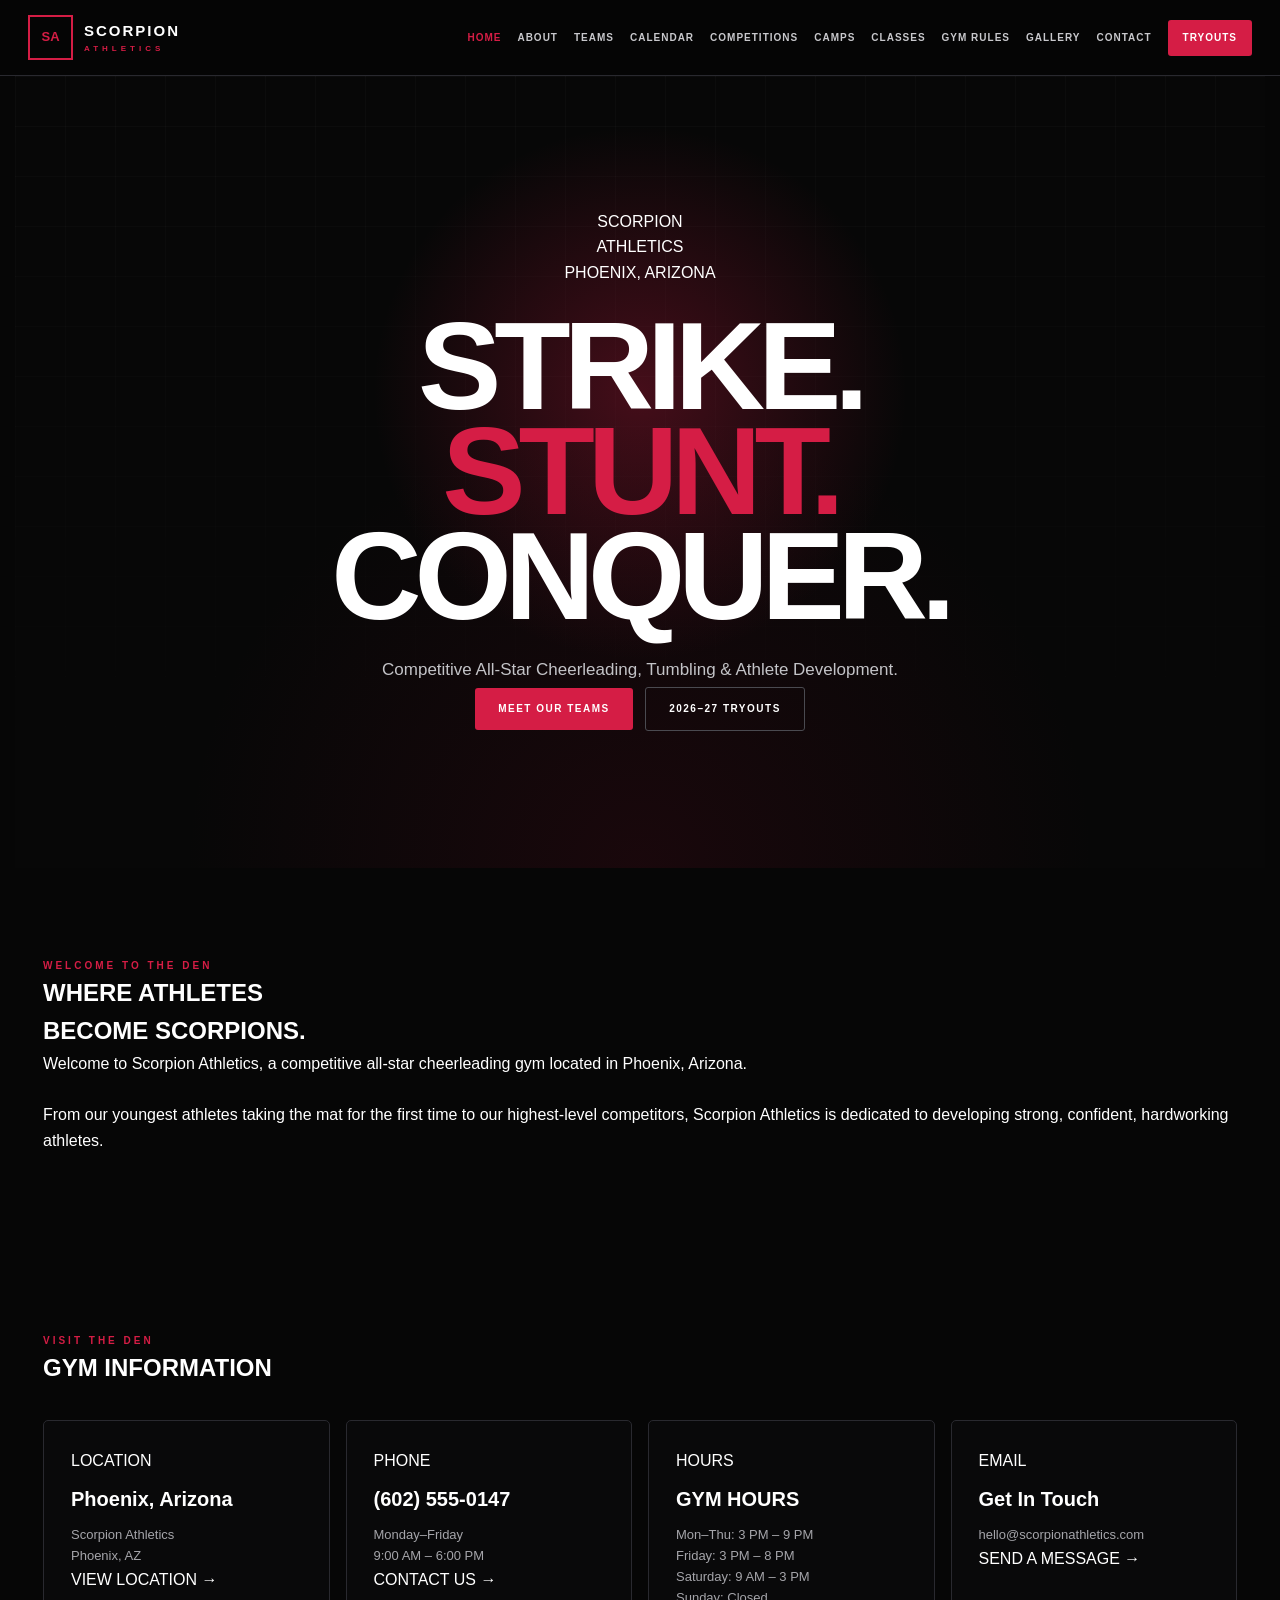
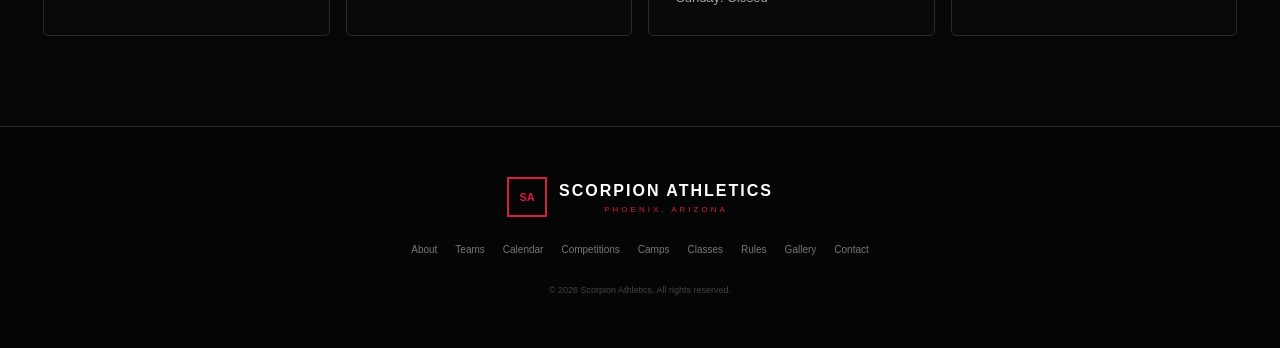
<file: index.html>
<!DOCTYPE html>
<html lang="en">
<head>
    <meta charset="UTF-8">
    <meta name="viewport" content="width=device-width, initial-scale=1.0">

    <title>Scorpion Athletics | Phoenix, Arizona</title>

    <link rel="stylesheet" href="style.css">
</head>

<body>

<!-- ================= NAVIGATION ================= -->

<header>

    <div class="navbar">

        <a href="index.html" class="logo">

            <div class="logo-mark">
                SA
            </div>

            <div>
                <strong>SCORPION</strong>
                <span>ATHLETICS</span>
            </div>

        </a>


        <nav>

            <a href="index.html" class="active">Home</a>

            <a href="about.html">About</a>

            <a href="teams.html">Teams</a>

            <a href="calendar.html">Calendar</a>

            <a href="competitions.html">Competitions</a>

            <a href="camps.html">Camps</a>

            <a href="classes.html">Classes</a>

            <a href="rules.html">Gym Rules</a>

            <a href="gallery.html">Gallery</a>

            <a href="contact.html">Contact</a>

            <a href="tryouts.html" class="tryout-button">
                TRYOUTS
            </a>

        </nav>

    </div>

</header>


<!-- ================= HERO ================= -->

<section class="hero">

    <div class="hero-content">

        <div class="hero-logo">
            SCORPION
        </div>

        <div class="hero-athletics">
            ATHLETICS
        </div>

        <div class="hero-location">
            PHOENIX, ARIZONA
        </div>

        <h1>
            STRIKE.<br>
            <span>STUNT.</span><br>
            CONQUER.
        </h1>

        <p>
            Competitive All-Star Cheerleading,
            Tumbling & Athlete Development.
        </p>

        <div class="hero-buttons">

            <a href="teams.html" class="button">
                MEET OUR TEAMS
            </a>

            <a href="tryouts.html" class="button outline">
                2026–27 TRYOUTS
            </a>

        </div>

    </div>

</section>


<!-- ================= WELCOME ================= -->

<section class="welcome">

    <div class="section-label">
        WELCOME TO THE DEN
    </div>

    <h2>
        WHERE ATHLETES<br>
        BECOME SCORPIONS.
    </h2>

    <p class="large-text">

        Welcome to Scorpion Athletics, a competitive
        all-star cheerleading gym located in Phoenix,
        Arizona.

        <br><br>

        From our youngest athletes taking the mat for
        the first time to our highest-level competitors,
        Scorpion Athletics is dedicated to developing
        strong, confident, hardworking athletes.

    </p>

</section>


<!-- ================= GYM INFO ================= -->

<section class="gym-info">

    <div class="section-label">
        VISIT THE DEN
    </div>

    <h2>
        GYM INFORMATION
    </h2>


    <div class="info-grid">


        <div class="info-card">

            <div class="info-icon">
                LOCATION
            </div>

            <h3>
                Phoenix, Arizona
            </h3>

            <p>
                Scorpion Athletics
                <br>
                Phoenix, AZ
            </p>

            <a href="contact.html">
                VIEW LOCATION →
            </a>

        </div>


        <div class="info-card">

            <div class="info-icon">
                PHONE
            </div>

            <h3>
                (602) 555-0147
            </h3>

            <p>
                Monday–Friday
                <br>
                9:00 AM – 6:00 PM
            </p>

            <a href="contact.html">
                CONTACT US →
            </a>

        </div>


        <div class="info-card">

            <div class="info-icon">
                HOURS
            </div>

            <h3>
                GYM HOURS
            </h3>

            <p>
                Mon–Thu: 3 PM – 9 PM
                <br>
                Friday: 3 PM – 8 PM
                <br>
                Saturday: 9 AM – 3 PM
                <br>
                Sunday: Closed
            </p>

        </div>


        <div class="info-card">

            <div class="info-icon">
                EMAIL
            </div>

            <h3>
                Get In Touch
            </h3>

            <p>
                hello@scorpionathletics.com
            </p>

            <a href="contact.html">
                SEND A MESSAGE →
            </a>

        </div>


    </div>

</section>


<!-- ================= FOOTER ================= -->

<footer>

    <div class="footer-logo">

        <div class="footer-mark">
            SA
        </div>

        <div>
            <strong>SCORPION ATHLETICS</strong>

            <p>
                PHOENIX, ARIZONA
            </p>
        </div>

    </div>


    <div class="footer-links">

        <a href="about.html">About</a>
        <a href="teams.html">Teams</a>
        <a href="calendar.html">Calendar</a>
        <a href="competitions.html">Competitions</a>
        <a href="camps.html">Camps</a>
        <a href="classes.html">Classes</a>
        <a href="rules.html">Rules</a>
        <a href="gallery.html">Gallery</a>
        <a href="contact.html">Contact</a>

    </div>


    <p class="copyright">
        © 2026 Scorpion Athletics.
        All rights reserved.
    </p>

</footer>

</body>
</html>
</file>
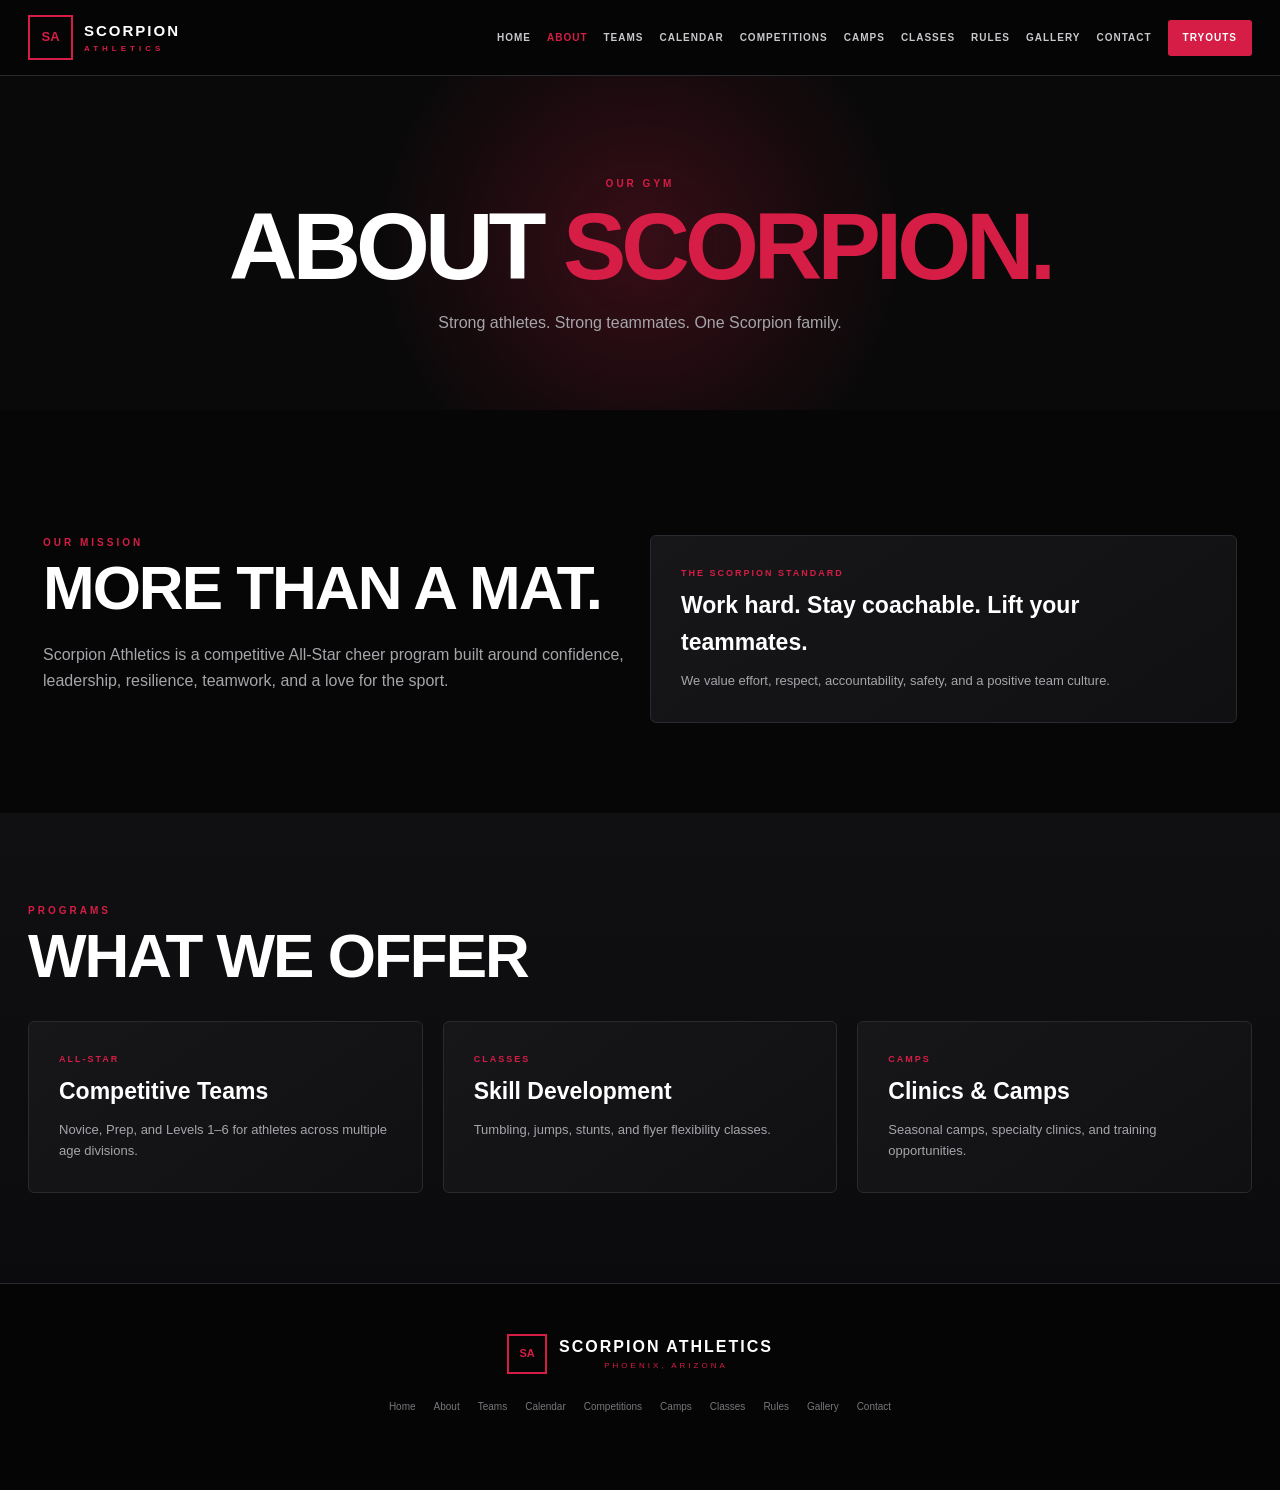
<file: about.html>
<!DOCTYPE html>
<html lang="en">

<head>

<meta charset="UTF-8">
<meta name="viewport" content="width=device-width, initial-scale=1.0">

<title>About | Scorpion Athletics</title>

<link rel="stylesheet" href="style.css">

</head>

<body>

<header>

<div class="navbar">

<a class="logo" href="index.html">

<div class="logo-mark">SA</div>

<div>
<strong>SCORPION</strong>
<span>ATHLETICS</span>
</div>

</a>

<nav>

<a href="index.html">Home</a>
<a class="active" href="about.html">About</a>
<a href="teams.html">Teams</a>
<a href="calendar.html">Calendar</a>
<a href="competitions.html">Competitions</a>
<a href="camps.html">Camps</a>
<a href="classes.html">Classes</a>
<a href="rules.html">Rules</a>
<a href="gallery.html">Gallery</a>
<a href="contact.html">Contact</a>
<a class="tryout-button" href="tryouts.html">Tryouts</a>

</nav>

</div>

</header>


<section class="page-hero">

<div class="section-label">
OUR GYM
</div>

<h1>
ABOUT <span>SCORPION.</span>
</h1>

<p>
Strong athletes. Strong teammates.
One Scorpion family.
</p>

</section>


<section>

<div class="grid2">

<div>

<div class="section-label">
OUR MISSION
</div>

<h2 class="section-title">
MORE THAN A MAT.
</h2>

<p class="lead">

Scorpion Athletics is a competitive
All-Star cheer program built around
confidence, leadership, resilience,
teamwork, and a love for the sport.

</p>

</div>


<div class="card">

<div class="tag">
THE SCORPION STANDARD
</div>

<h3>
Work hard. Stay coachable.
Lift your teammates.
</h3>

<p>
We value effort, respect,
accountability, safety, and a
positive team culture.
</p>

</div>

</div>

</section>


<section class="full">

<div class="section-label">
PROGRAMS
</div>

<h2 class="section-title">
WHAT WE OFFER
</h2>

<div class="grid">


<div class="card">

<div class="tag">
ALL-STAR
</div>

<h3>
Competitive Teams
</h3>

<p>
Novice, Prep, and Levels 1–6
for athletes across multiple
age divisions.
</p>

</div>


<div class="card">

<div class="tag">
CLASSES
</div>

<h3>
Skill Development
</h3>

<p>
Tumbling, jumps, stunts,
and flyer flexibility classes.
</p>

</div>


<div class="card">

<div class="tag">
CAMPS
</div>

<h3>
Clinics & Camps
</h3>

<p>
Seasonal camps, specialty
clinics, and training
opportunities.
</p>

</div>


</div>

</section>


<footer>

<div class="footer-logo">

<div class="footer-mark">SA</div>

<div>
<strong>SCORPION ATHLETICS</strong>
<p>PHOENIX, ARIZONA</p>
</div>

</div>

<div class="footer-links">

<a href="index.html">Home</a>
<a href="about.html">About</a>
<a href="teams.html">Teams</a>
<a href="calendar.html">Calendar</a>
<a href="competitions.html">Competitions</a>
<a href="camps.html">Camps</a>
<a href="classes.html">Classes</a>
<a href="rules.html">Rules</a>
<a href="gallery.html">Gallery</a>
<a href="contact.html">Contact</a>

</div>

</footer>

</body>
</html>
</file>
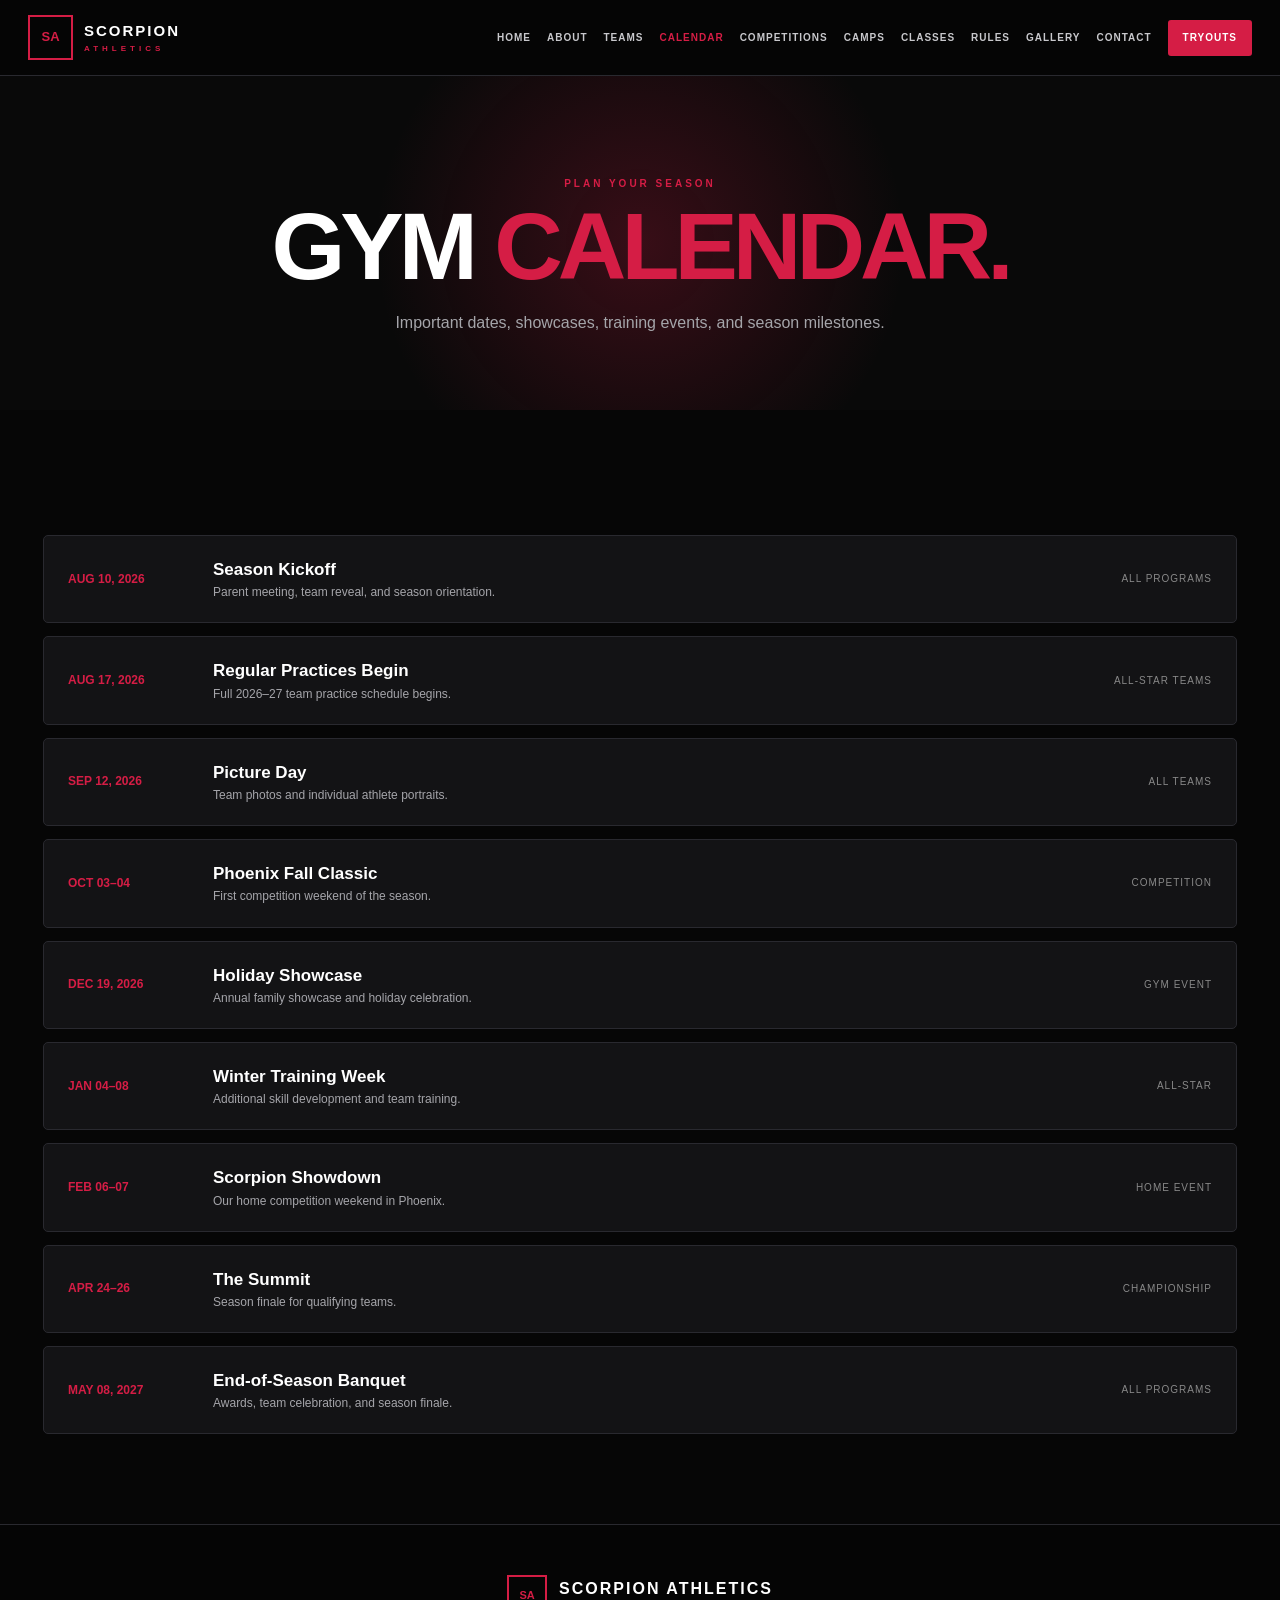
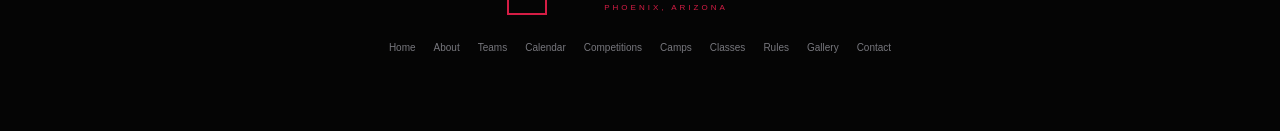
<file: calendar.html>
<!DOCTYPE html>
<html lang="en">
<head>
<meta charset="UTF-8">
<meta name="viewport" content="width=device-width, initial-scale=1.0">
<title>Calendar | Scorpion Athletics</title>
<link rel="stylesheet" href="style.css">
</head>

<body>

<header>
<div class="navbar">

<a class="logo" href="index.html">
<div class="logo-mark">SA</div>
<div>
<strong>SCORPION</strong>
<span>ATHLETICS</span>
</div>
</a>

<nav>
<a href="index.html">Home</a>
<a href="about.html">About</a>
<a href="teams.html">Teams</a>
<a class="active" href="calendar.html">Calendar</a>
<a href="competitions.html">Competitions</a>
<a href="camps.html">Camps</a>
<a href="classes.html">Classes</a>
<a href="rules.html">Rules</a>
<a href="gallery.html">Gallery</a>
<a href="contact.html">Contact</a>
<a class="tryout-button" href="tryouts.html">Tryouts</a>
</nav>

</div>
</header>


<section class="page-hero">

<div class="section-label">PLAN YOUR SEASON</div>

<h1>
GYM <span>CALENDAR.</span>
</h1>

<p>
Important dates, showcases, training events,
and season milestones.
</p>

</section>


<section>

<div class="calendar-list">


<div class="calendar-item">
<div class="calendar-date">AUG 10, 2026</div>
<div>
<h3>Season Kickoff</h3>
<p>Parent meeting, team reveal, and season orientation.</p>
</div>
<div class="calendar-type">All Programs</div>
</div>


<div class="calendar-item">
<div class="calendar-date">AUG 17, 2026</div>
<div>
<h3>Regular Practices Begin</h3>
<p>Full 2026–27 team practice schedule begins.</p>
</div>
<div class="calendar-type">All-Star Teams</div>
</div>


<div class="calendar-item">
<div class="calendar-date">SEP 12, 2026</div>
<div>
<h3>Picture Day</h3>
<p>Team photos and individual athlete portraits.</p>
</div>
<div class="calendar-type">All Teams</div>
</div>


<div class="calendar-item">
<div class="calendar-date">OCT 03–04</div>
<div>
<h3>Phoenix Fall Classic</h3>
<p>First competition weekend of the season.</p>
</div>
<div class="calendar-type">Competition</div>
</div>


<div class="calendar-item">
<div class="calendar-date">DEC 19, 2026</div>
<div>
<h3>Holiday Showcase</h3>
<p>Annual family showcase and holiday celebration.</p>
</div>
<div class="calendar-type">Gym Event</div>
</div>


<div class="calendar-item">
<div class="calendar-date">JAN 04–08</div>
<div>
<h3>Winter Training Week</h3>
<p>Additional skill development and team training.</p>
</div>
<div class="calendar-type">All-Star</div>
</div>


<div class="calendar-item">
<div class="calendar-date">FEB 06–07</div>
<div>
<h3>Scorpion Showdown</h3>
<p>Our home competition weekend in Phoenix.</p>
</div>
<div class="calendar-type">Home Event</div>
</div>


<div class="calendar-item">
<div class="calendar-date">APR 24–26</div>
<div>
<h3>The Summit</h3>
<p>Season finale for qualifying teams.</p>
</div>
<div class="calendar-type">Championship</div>
</div>


<div class="calendar-item">
<div class="calendar-date">MAY 08, 2027</div>
<div>
<h3>End-of-Season Banquet</h3>
<p>Awards, team celebration, and season finale.</p>
</div>
<div class="calendar-type">All Programs</div>
</div>


</div>

</section>


<footer>

<div class="footer-logo">
<div class="footer-mark">SA</div>
<div>
<strong>SCORPION ATHLETICS</strong>
<p>PHOENIX, ARIZONA</p>
</div>
</div>

<div class="footer-links">
<a href="index.html">Home</a>
<a href="about.html">About</a>
<a href="teams.html">Teams</a>
<a href="calendar.html">Calendar</a>
<a href="competitions.html">Competitions</a>
<a href="camps.html">Camps</a>
<a href="classes.html">Classes</a>
<a href="rules.html">Rules</a>
<a href="gallery.html">Gallery</a>
<a href="contact.html">Contact</a>
</div>

</footer>

</body>
</html>
</file>
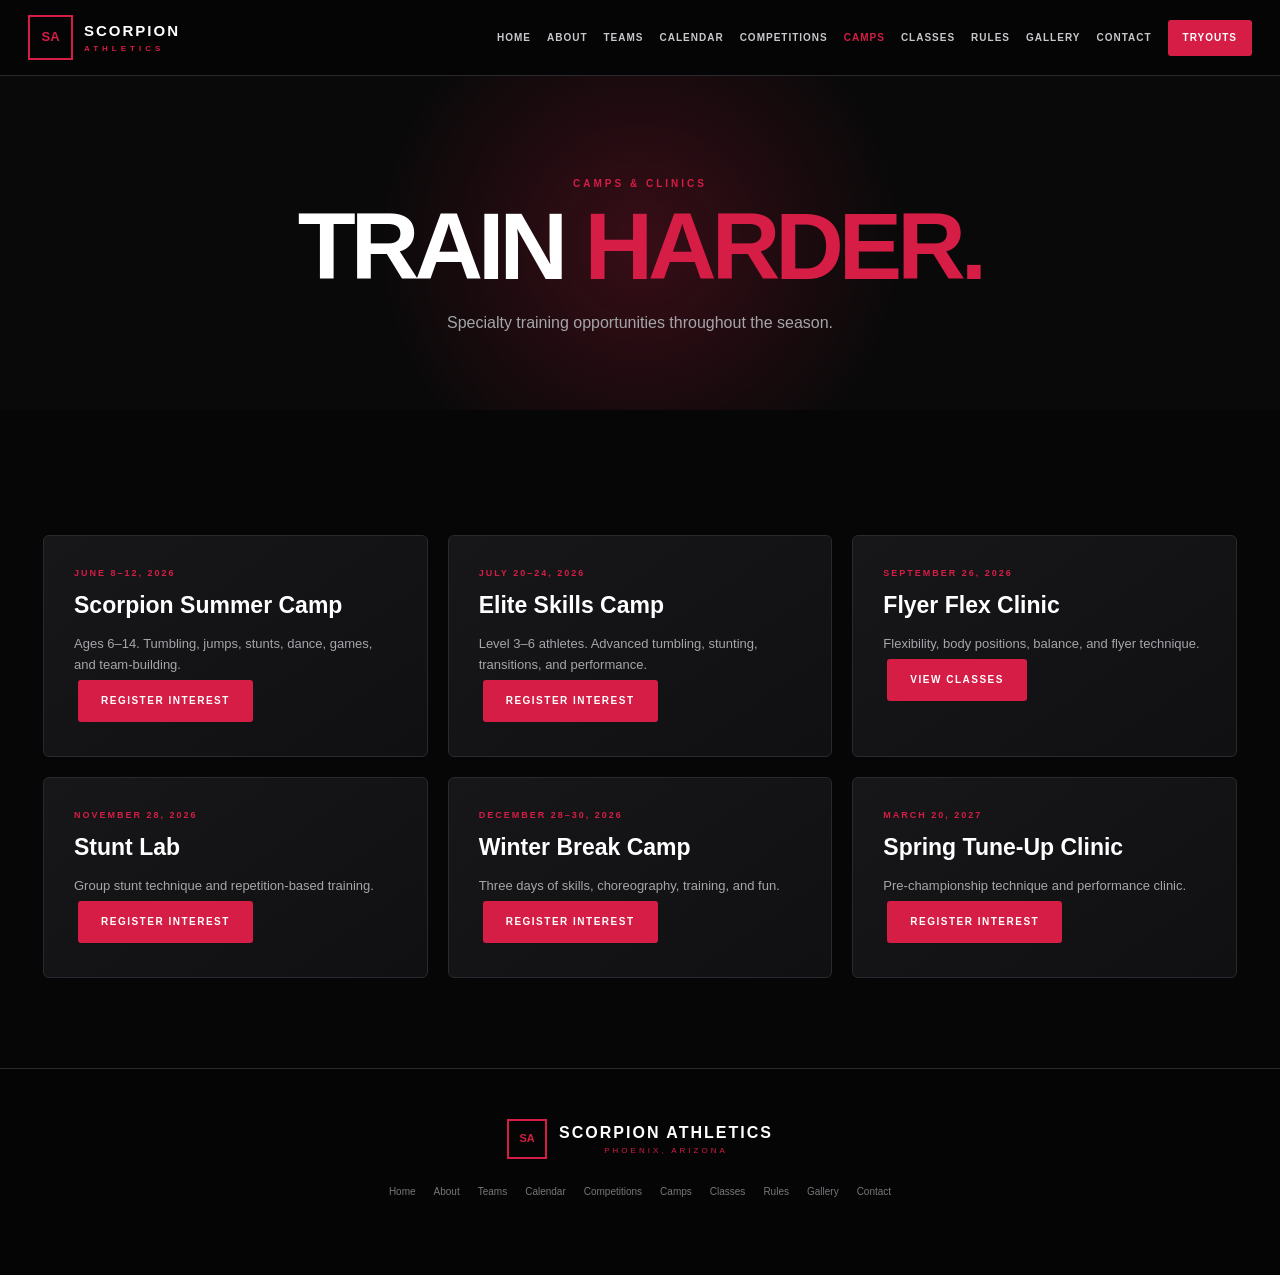
<file: camps.html>
<!DOCTYPE html>
<html lang="en">

<head>

<meta charset="UTF-8">
<meta name="viewport" content="width=device-width, initial-scale=1.0">

<title>Camps | Scorpion Athletics</title>

<link rel="stylesheet" href="style.css">

</head>

<body>

<header>

<div class="navbar">

<a class="logo" href="index.html">

<div class="logo-mark">SA</div>

<div>
<strong>SCORPION</strong>
<span>ATHLETICS</span>
</div>

</a>

<nav>

<a href="index.html">Home</a>
<a href="about.html">About</a>
<a href="teams.html">Teams</a>
<a href="calendar.html">Calendar</a>
<a href="competitions.html">Competitions</a>
<a class="active" href="camps.html">Camps</a>
<a href="classes.html">Classes</a>
<a href="rules.html">Rules</a>
<a href="gallery.html">Gallery</a>
<a href="contact.html">Contact</a>
<a class="tryout-button" href="tryouts.html">Tryouts</a>

</nav>

</div>

</header>


<section class="page-hero">

<div class="section-label">
CAMPS & CLINICS
</div>

<h1>
TRAIN <span>HARDER.</span>
</h1>

<p>
Specialty training opportunities
throughout the season.
</p>

</section>


<section>

<div class="grid">


<div class="card">

<div class="tag">
June 8–12, 2026
</div>

<h3>
Scorpion Summer Camp
</h3>

<p>
Ages 6–14. Tumbling, jumps,
stunts, dance, games, and
team-building.
</p>

<a class="button" href="contact.html">
REGISTER INTEREST
</a>

</div>


<div class="card">

<div class="tag">
July 20–24, 2026
</div>

<h3>
Elite Skills Camp
</h3>

<p>
Level 3–6 athletes. Advanced
tumbling, stunting, transitions,
and performance.
</p>

<a class="button" href="contact.html">
REGISTER INTEREST
</a>

</div>


<div class="card">

<div class="tag">
September 26, 2026
</div>

<h3>
Flyer Flex Clinic
</h3>

<p>
Flexibility, body positions,
balance, and flyer technique.
</p>

<a class="button" href="classes.html">
VIEW CLASSES
</a>

</div>


<div class="card">

<div class="tag">
November 28, 2026
</div>

<h3>
Stunt Lab
</h3>

<p>
Group stunt technique and
repetition-based training.
</p>

<a class="button" href="contact.html">
REGISTER INTEREST
</a>

</div>


<div class="card">

<div class="tag">
December 28–30, 2026
</div>

<h3>
Winter Break Camp
</h3>

<p>
Three days of skills,
choreography, training,
and fun.
</p>

<a class="button" href="contact.html">
REGISTER INTEREST
</a>

</div>


<div class="card">

<div class="tag">
March 20, 2027
</div>

<h3>
Spring Tune-Up Clinic
</h3>

<p>
Pre-championship technique
and performance clinic.
</p>

<a class="button" href="contact.html">
REGISTER INTEREST
</a>

</div>


</div>

</section>


<footer>

<div class="footer-logo">

<div class="footer-mark">SA</div>

<div>
<strong>SCORPION ATHLETICS</strong>
<p>PHOENIX, ARIZONA</p>
</div>

</div>

<div class="footer-links">

<a href="index.html">Home</a>
<a href="about.html">About</a>
<a href="teams.html">Teams</a>
<a href="calendar.html">Calendar</a>
<a href="competitions.html">Competitions</a>
<a href="camps.html">Camps</a>
<a href="classes.html">Classes</a>
<a href="rules.html">Rules</a>
<a href="gallery.html">Gallery</a>
<a href="contact.html">Contact</a>

</div>

</footer>

</body>
</html>
</file>
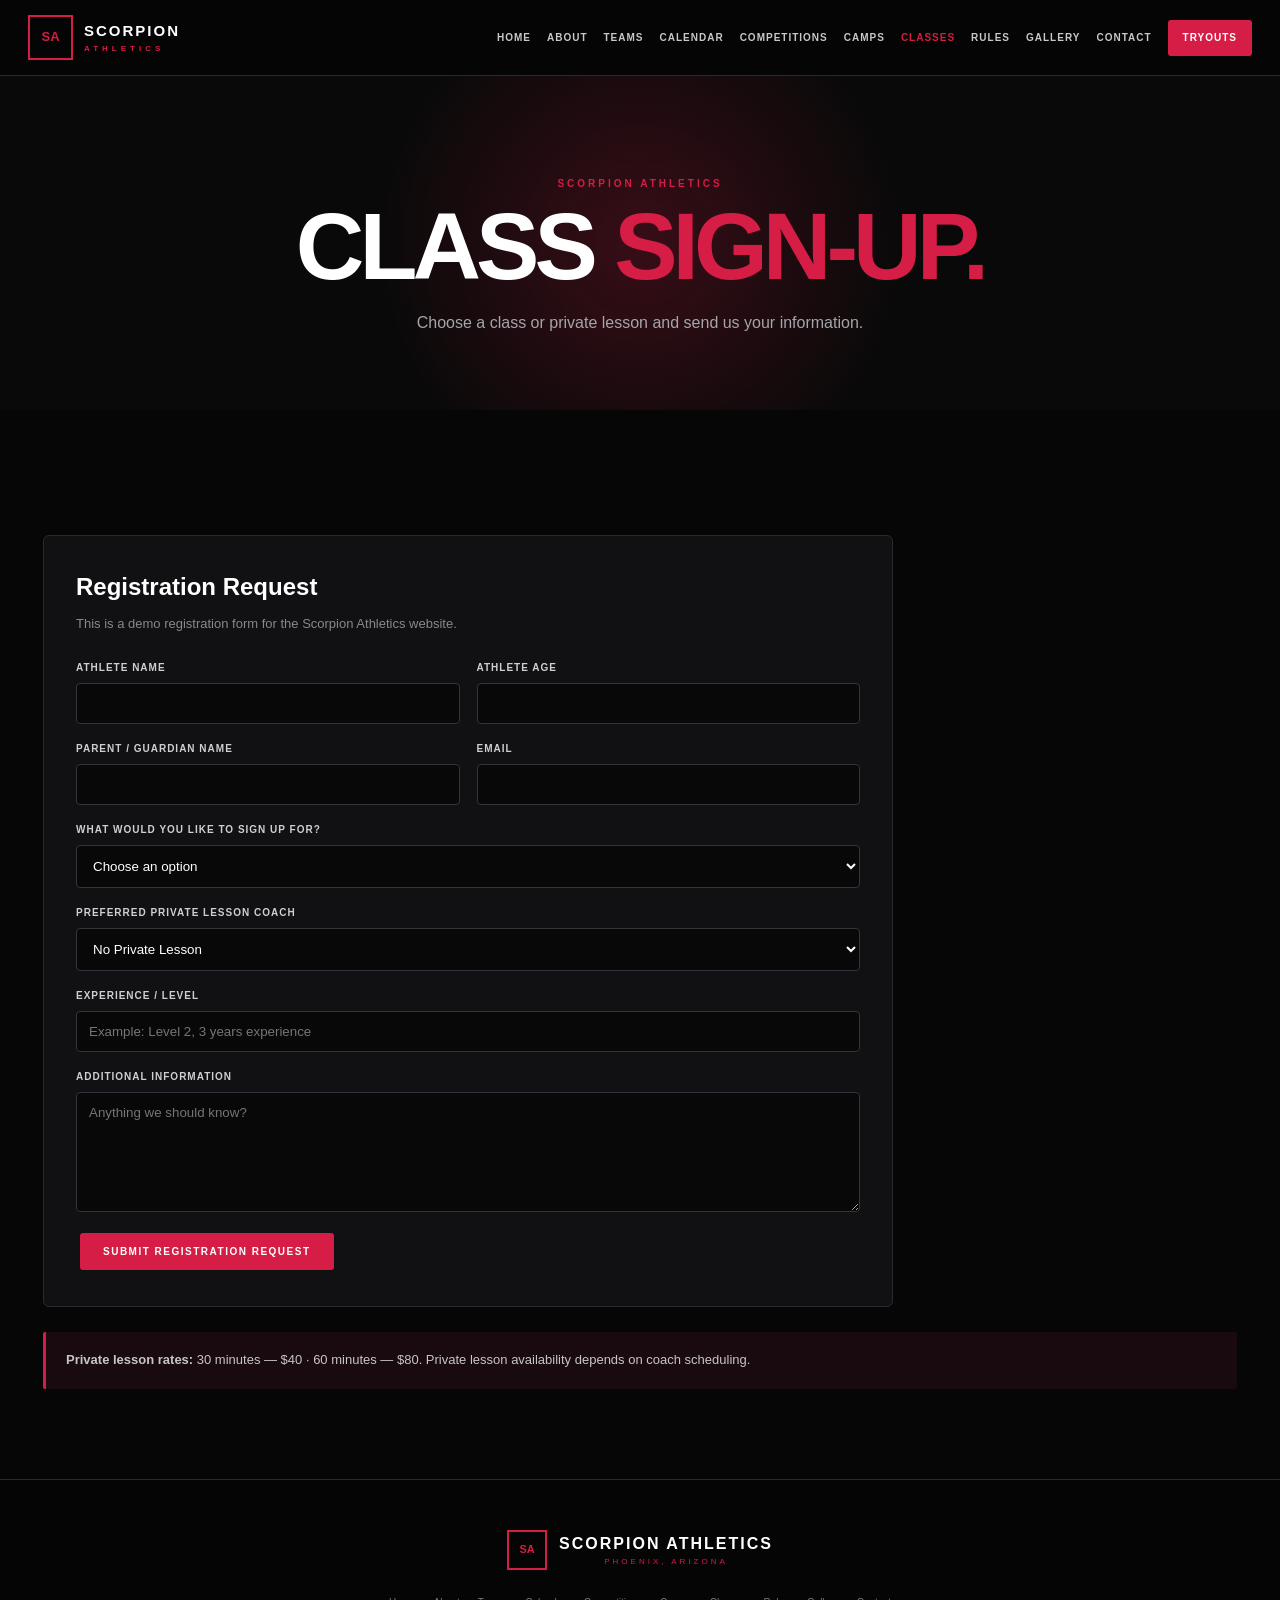
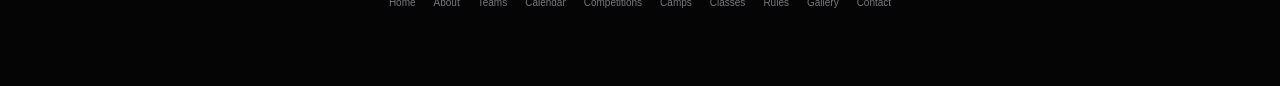
<file: class-signup.html>
<!DOCTYPE html>
<html lang="en">
<head>
<meta charset="UTF-8">
<meta name="viewport" content="width=device-width, initial-scale=1.0">
<title>Class Sign-Up | Scorpion Athletics</title>
<link rel="stylesheet" href="style.css">
</head>

<body>

<header>
<div class="navbar">

<a class="logo" href="index.html">
<div class="logo-mark">SA</div>
<div>
<strong>SCORPION</strong>
<span>ATHLETICS</span>
</div>
</a>

<nav>
<a href="index.html">Home</a>
<a href="about.html">About</a>
<a href="teams.html">Teams</a>
<a href="calendar.html">Calendar</a>
<a href="competitions.html">Competitions</a>
<a href="camps.html">Camps</a>
<a class="active" href="classes.html">Classes</a>
<a href="rules.html">Rules</a>
<a href="gallery.html">Gallery</a>
<a href="contact.html">Contact</a>
<a class="tryout-button" href="tryouts.html">Tryouts</a>
</nav>

</div>
</header>


<section class="page-hero">

<div class="section-label">SCORPION ATHLETICS</div>

<h1>
CLASS <span>SIGN-UP.</span>
</h1>

<p>
Choose a class or private lesson
and send us your information.
</p>

</section>


<section>

<form class="form"
onsubmit="event.preventDefault(); alert('Thank you! Your registration request has been received.');">


<h2 style="margin-bottom:8px;">
Registration Request
</h2>

<p style="color:#888;font-size:13px;margin-bottom:25px;">
This is a demo registration form for the Scorpion Athletics website.
</p>


<div class="form-grid">

<div class="form-row">

<label>
Athlete Name

<input type="text" required>

</label>

</div>


<div class="form-row">

<label>
Athlete Age

<input type="number" min="1" max="18" required>

</label>

</div>

</div>


<div class="form-grid">

<div class="form-row">

<label>
Parent / Guardian Name

<input type="text" required>

</label>

</div>


<div class="form-row">

<label>
Email

<input type="email" required>

</label>

</div>

</div>


<div class="form-row">

<label>
What would you like to sign up for?

<select required>

<option value="">
Choose an option
</option>

<option>
Level 1 Tumbling
</option>

<option>
Level 2 Tumbling
</option>

<option>
Level 3 Tumbling
</option>

<option>
Level 4 Tumbling
</option>

<option>
Level 5 Tumbling
</option>

<option>
Level 6 Tumbling
</option>

<option>
Jump Technique
</option>

<option>
Flyer Flex
</option>

<option>
30-Minute Private Lesson
</option>

<option>
60-Minute Private Lesson
</option>

</select>

</label>

</div>


<div class="form-row">

<label>
Preferred Private Lesson Coach

<select>

<option>
No Private Lesson
</option>

<option>
Jordan Reyes
</option>

<option>
Maya Collins
</option>

<option>
Dani Brooks
</option>

<option>
Kendall Lewis
</option>

<option>
Avery Scott
</option>

<option>
Taylor Morgan
</option>

</select>

</label>

</div>


<div class="form-row">

<label>
Experience / Level

<input
type="text"
placeholder="Example: Level 2, 3 years experience">

</label>

</div>


<div class="form-row">

<label>
Additional Information

<textarea
placeholder="Anything we should know?">
</textarea>

</label>

</div>


<button class="button" type="submit">
SUBMIT REGISTRATION REQUEST
</button>

</form>


<div class="notice">

<strong>Private lesson rates:</strong>
30 minutes — $40 · 60 minutes — $80.
Private lesson availability depends on coach scheduling.

</div>

</section>


<footer>

<div class="footer-logo">
<div class="footer-mark">SA</div>
<div>
<strong>SCORPION ATHLETICS</strong>
<p>PHOENIX, ARIZONA</p>
</div>
</div>

<div class="footer-links">
<a href="index.html">Home</a>
<a href="about.html">About</a>
<a href="teams.html">Teams</a>
<a href="calendar.html">Calendar</a>
<a href="competitions.html">Competitions</a>
<a href="camps.html">Camps</a>
<a href="classes.html">Classes</a>
<a href="rules.html">Rules</a>
<a href="gallery.html">Gallery</a>
<a href="contact.html">Contact</a>
</div>

</footer>

</body>
</html>
</file>
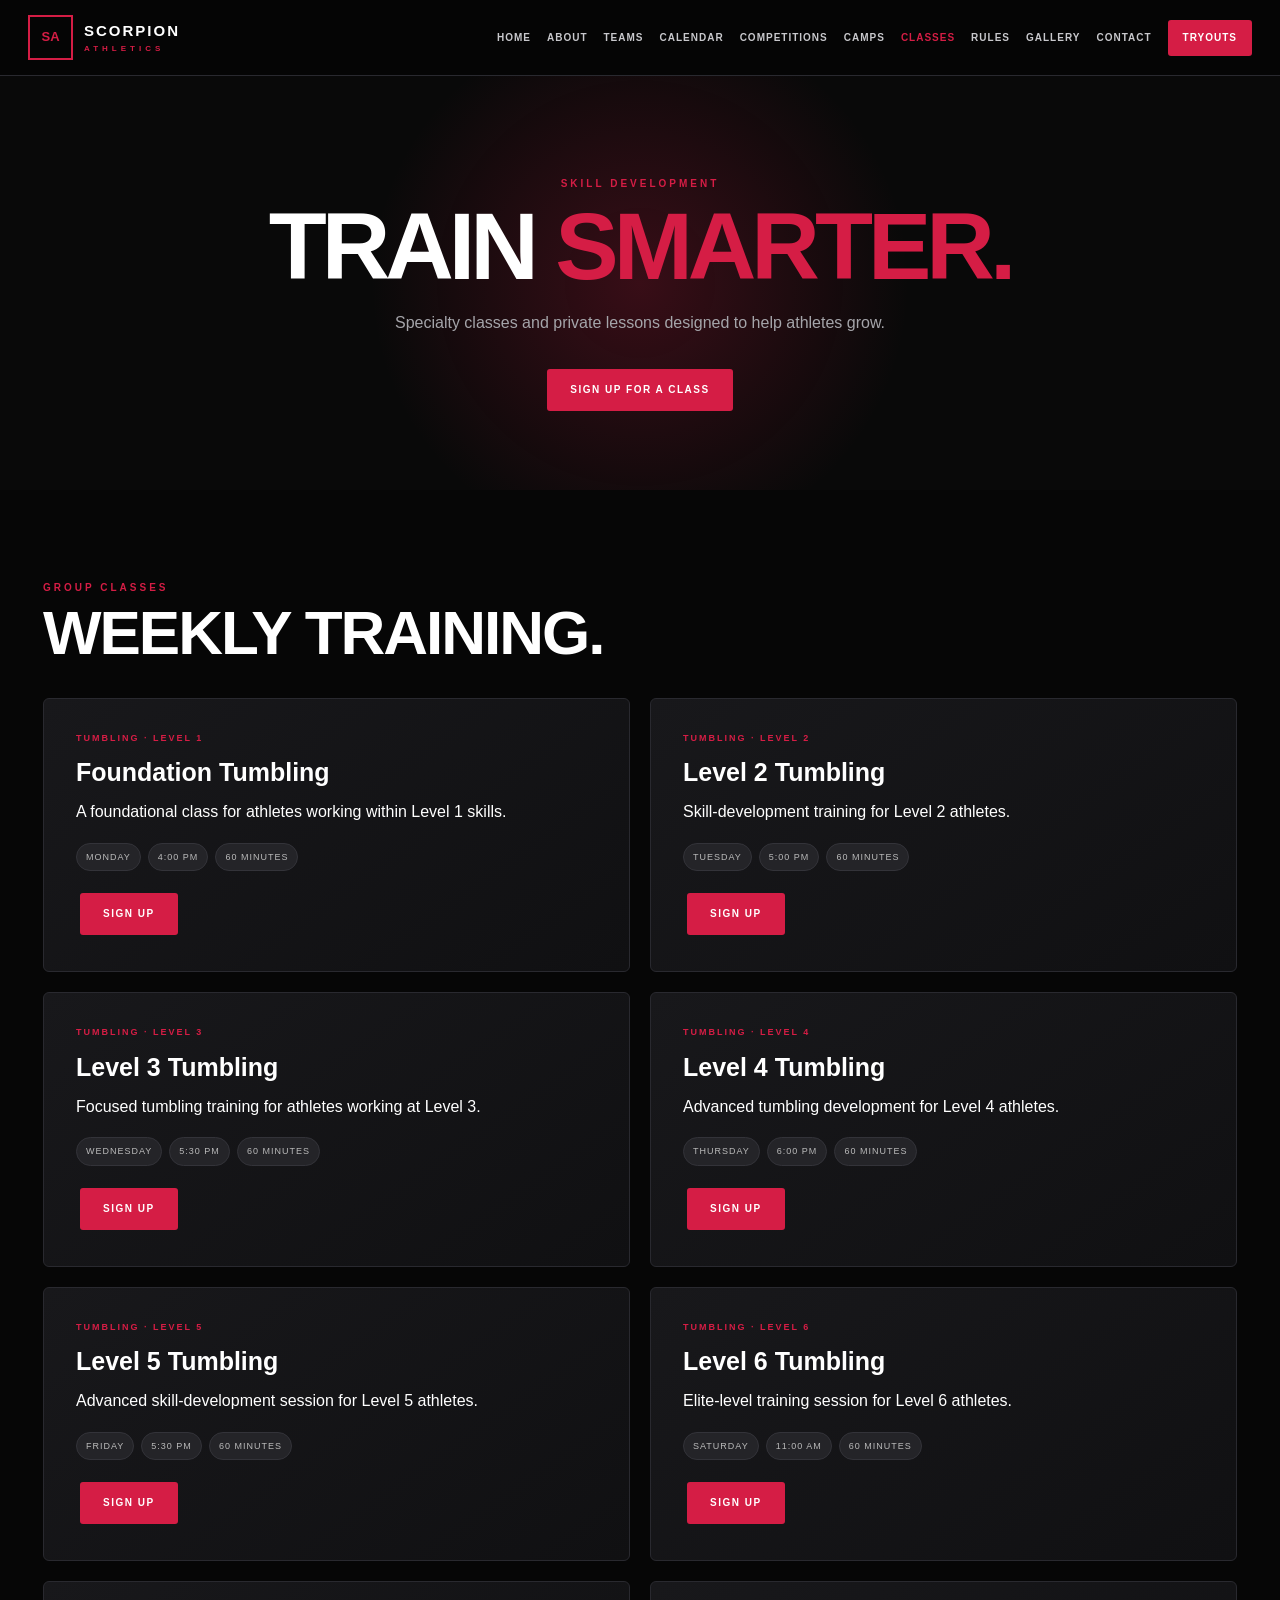
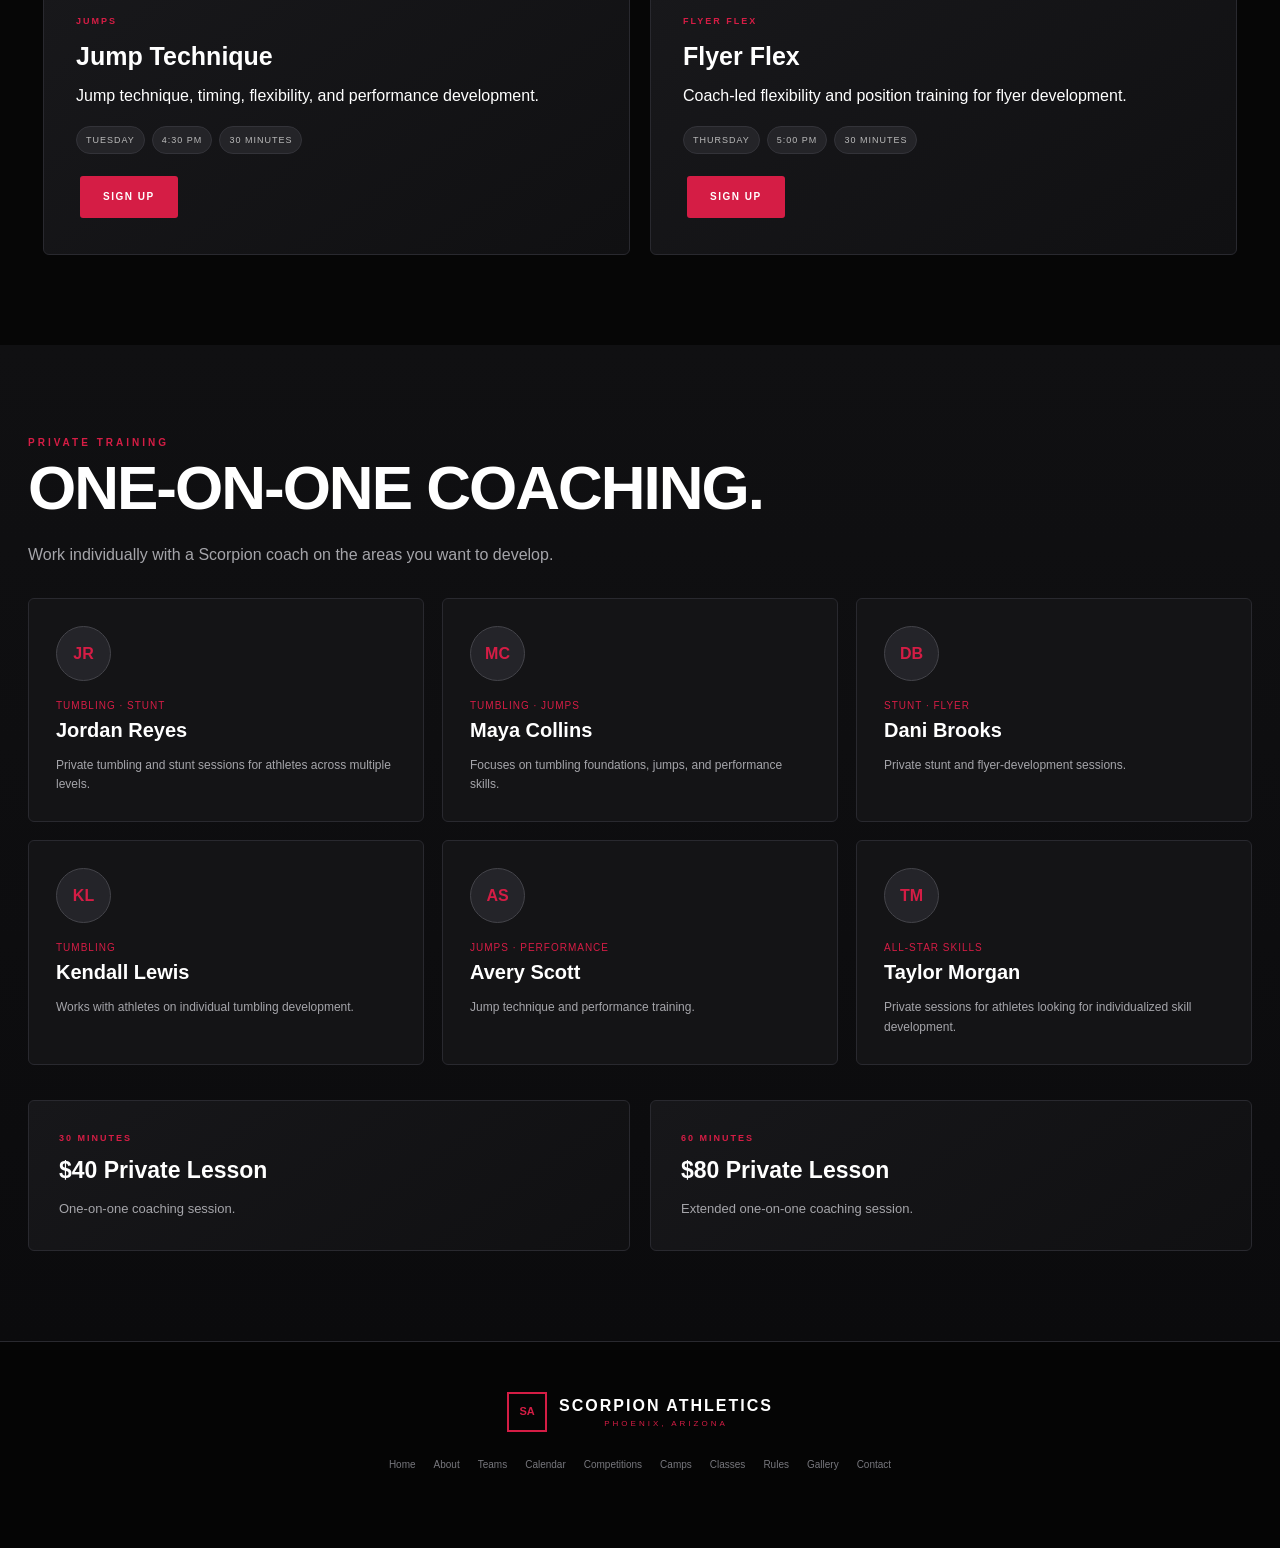
<file: classes.html>
<!DOCTYPE html>
<html lang="en">
<head>
<meta charset="UTF-8">
<meta name="viewport" content="width=device-width, initial-scale=1.0">
<title>Classes | Scorpion Athletics</title>
<link rel="stylesheet" href="style.css">
</head>

<body>

<header>
<div class="navbar">

<a class="logo" href="index.html">
<div class="logo-mark">SA</div>
<div>
<strong>SCORPION</strong>
<span>ATHLETICS</span>
</div>
</a>

<nav>
<a href="index.html">Home</a>
<a href="about.html">About</a>
<a href="teams.html">Teams</a>
<a href="calendar.html">Calendar</a>
<a href="competitions.html">Competitions</a>
<a href="camps.html">Camps</a>
<a class="active" href="classes.html">Classes</a>
<a href="rules.html">Rules</a>
<a href="gallery.html">Gallery</a>
<a href="contact.html">Contact</a>
<a class="tryout-button" href="tryouts.html">Tryouts</a>
</nav>

</div>
</header>


<section class="page-hero">

<div class="section-label">SKILL DEVELOPMENT</div>

<h1>
TRAIN <span>SMARTER.</span>
</h1>

<p>
Specialty classes and private lessons
designed to help athletes grow.
</p>

<div class="buttons">
<a class="button" href="class-signup.html">
SIGN UP FOR A CLASS
</a>
</div>

</section>


<section>

<div class="section-label">GROUP CLASSES</div>

<h2 class="section-title">
WEEKLY TRAINING.
</h2>

<div class="class-grid">


<div class="class-card">

<div class="tag">TUMBLING · LEVEL 1</div>

<h3>Foundation Tumbling</h3>

<p>
A foundational class for athletes
working within Level 1 skills.
</p>

<div class="class-meta">
<span class="pill">Monday</span>
<span class="pill">4:00 PM</span>
<span class="pill">60 Minutes</span>
</div>

<a class="button" href="class-signup.html">
SIGN UP
</a>

</div>


<div class="class-card">

<div class="tag">TUMBLING · LEVEL 2</div>

<h3>Level 2 Tumbling</h3>

<p>
Skill-development training for
Level 2 athletes.
</p>

<div class="class-meta">
<span class="pill">Tuesday</span>
<span class="pill">5:00 PM</span>
<span class="pill">60 Minutes</span>
</div>

<a class="button" href="class-signup.html">
SIGN UP
</a>

</div>


<div class="class-card">

<div class="tag">TUMBLING · LEVEL 3</div>

<h3>Level 3 Tumbling</h3>

<p>
Focused tumbling training for
athletes working at Level 3.
</p>

<div class="class-meta">
<span class="pill">Wednesday</span>
<span class="pill">5:30 PM</span>
<span class="pill">60 Minutes</span>
</div>

<a class="button" href="class-signup.html">
SIGN UP
</a>

</div>


<div class="class-card">

<div class="tag">TUMBLING · LEVEL 4</div>

<h3>Level 4 Tumbling</h3>

<p>
Advanced tumbling development
for Level 4 athletes.
</p>

<div class="class-meta">
<span class="pill">Thursday</span>
<span class="pill">6:00 PM</span>
<span class="pill">60 Minutes</span>
</div>

<a class="button" href="class-signup.html">
SIGN UP
</a>

</div>


<div class="class-card">

<div class="tag">TUMBLING · LEVEL 5</div>

<h3>Level 5 Tumbling</h3>

<p>
Advanced skill-development session
for Level 5 athletes.
</p>

<div class="class-meta">
<span class="pill">Friday</span>
<span class="pill">5:30 PM</span>
<span class="pill">60 Minutes</span>
</div>

<a class="button" href="class-signup.html">
SIGN UP
</a>

</div>


<div class="class-card">

<div class="tag">TUMBLING · LEVEL 6</div>

<h3>Level 6 Tumbling</h3>

<p>
Elite-level training session
for Level 6 athletes.
</p>

<div class="class-meta">
<span class="pill">Saturday</span>
<span class="pill">11:00 AM</span>
<span class="pill">60 Minutes</span>
</div>

<a class="button" href="class-signup.html">
SIGN UP
</a>

</div>


<div class="class-card">

<div class="tag">JUMPS</div>

<h3>Jump Technique</h3>

<p>
Jump technique, timing, flexibility,
and performance development.
</p>

<div class="class-meta">
<span class="pill">Tuesday</span>
<span class="pill">4:30 PM</span>
<span class="pill">30 Minutes</span>
</div>

<a class="button" href="class-signup.html">
SIGN UP
</a>

</div>


<div class="class-card">

<div class="tag">FLYER FLEX</div>

<h3>Flyer Flex</h3>

<p>
Coach-led flexibility and position
training for flyer development.
</p>

<div class="class-meta">
<span class="pill">Thursday</span>
<span class="pill">5:00 PM</span>
<span class="pill">30 Minutes</span>
</div>

<a class="button" href="class-signup.html">
SIGN UP
</a>

</div>


</div>

</section>


<section class="full">

<div class="section-label">PRIVATE TRAINING</div>

<h2 class="section-title">
ONE-ON-ONE COACHING.
</h2>

<p class="lead">
Work individually with a Scorpion coach
on the areas you want to develop.
</p>


<div class="coach-grid">


<div class="coach-card">
<div class="coach-avatar">JR</div>
<div class="coach-role">Tumbling · Stunt</div>
<h3>Jordan Reyes</h3>
<p>
Private tumbling and stunt sessions
for athletes across multiple levels.
</p>
</div>


<div class="coach-card">
<div class="coach-avatar">MC</div>
<div class="coach-role">Tumbling · Jumps</div>
<h3>Maya Collins</h3>
<p>
Focuses on tumbling foundations,
jumps, and performance skills.
</p>
</div>


<div class="coach-card">
<div class="coach-avatar">DB</div>
<div class="coach-role">Stunt · Flyer</div>
<h3>Dani Brooks</h3>
<p>
Private stunt and flyer-development
sessions.
</p>
</div>


<div class="coach-card">
<div class="coach-avatar">KL</div>
<div class="coach-role">Tumbling</div>
<h3>Kendall Lewis</h3>
<p>
Works with athletes on individual
tumbling development.
</p>
</div>


<div class="coach-card">
<div class="coach-avatar">AS</div>
<div class="coach-role">Jumps · Performance</div>
<h3>Avery Scott</h3>
<p>
Jump technique and performance
training.
</p>
</div>


<div class="coach-card">
<div class="coach-avatar">TM</div>
<div class="coach-role">All-Star Skills</div>
<h3>Taylor Morgan</h3>
<p>
Private sessions for athletes looking
for individualized skill development.
</p>
</div>


</div>


<div class="grid2">

<div class="card">
<div class="tag">30 MINUTES</div>
<h3>$40 Private Lesson</h3>
<p>One-on-one coaching session.</p>
</div>

<div class="card">
<div class="tag">60 MINUTES</div>
<h3>$80 Private Lesson</h3>
<p>Extended one-on-one coaching session.</p>
</div>

</div>

</section>


<footer>

<div class="footer-logo">
<div class="footer-mark">SA</div>
<div>
<strong>SCORPION ATHLETICS</strong>
<p>PHOENIX, ARIZONA</p>
</div>
</div>

<div class="footer-links">
<a href="index.html">Home</a>
<a href="about.html">About</a>
<a href="teams.html">Teams</a>
<a href="calendar.html">Calendar</a>
<a href="competitions.html">Competitions</a>
<a href="camps.html">Camps</a>
<a href="classes.html">Classes</a>
<a href="rules.html">Rules</a>
<a href="gallery.html">Gallery</a>
<a href="contact.html">Contact</a>
</div>

</footer>

</body>
</html>
</file>
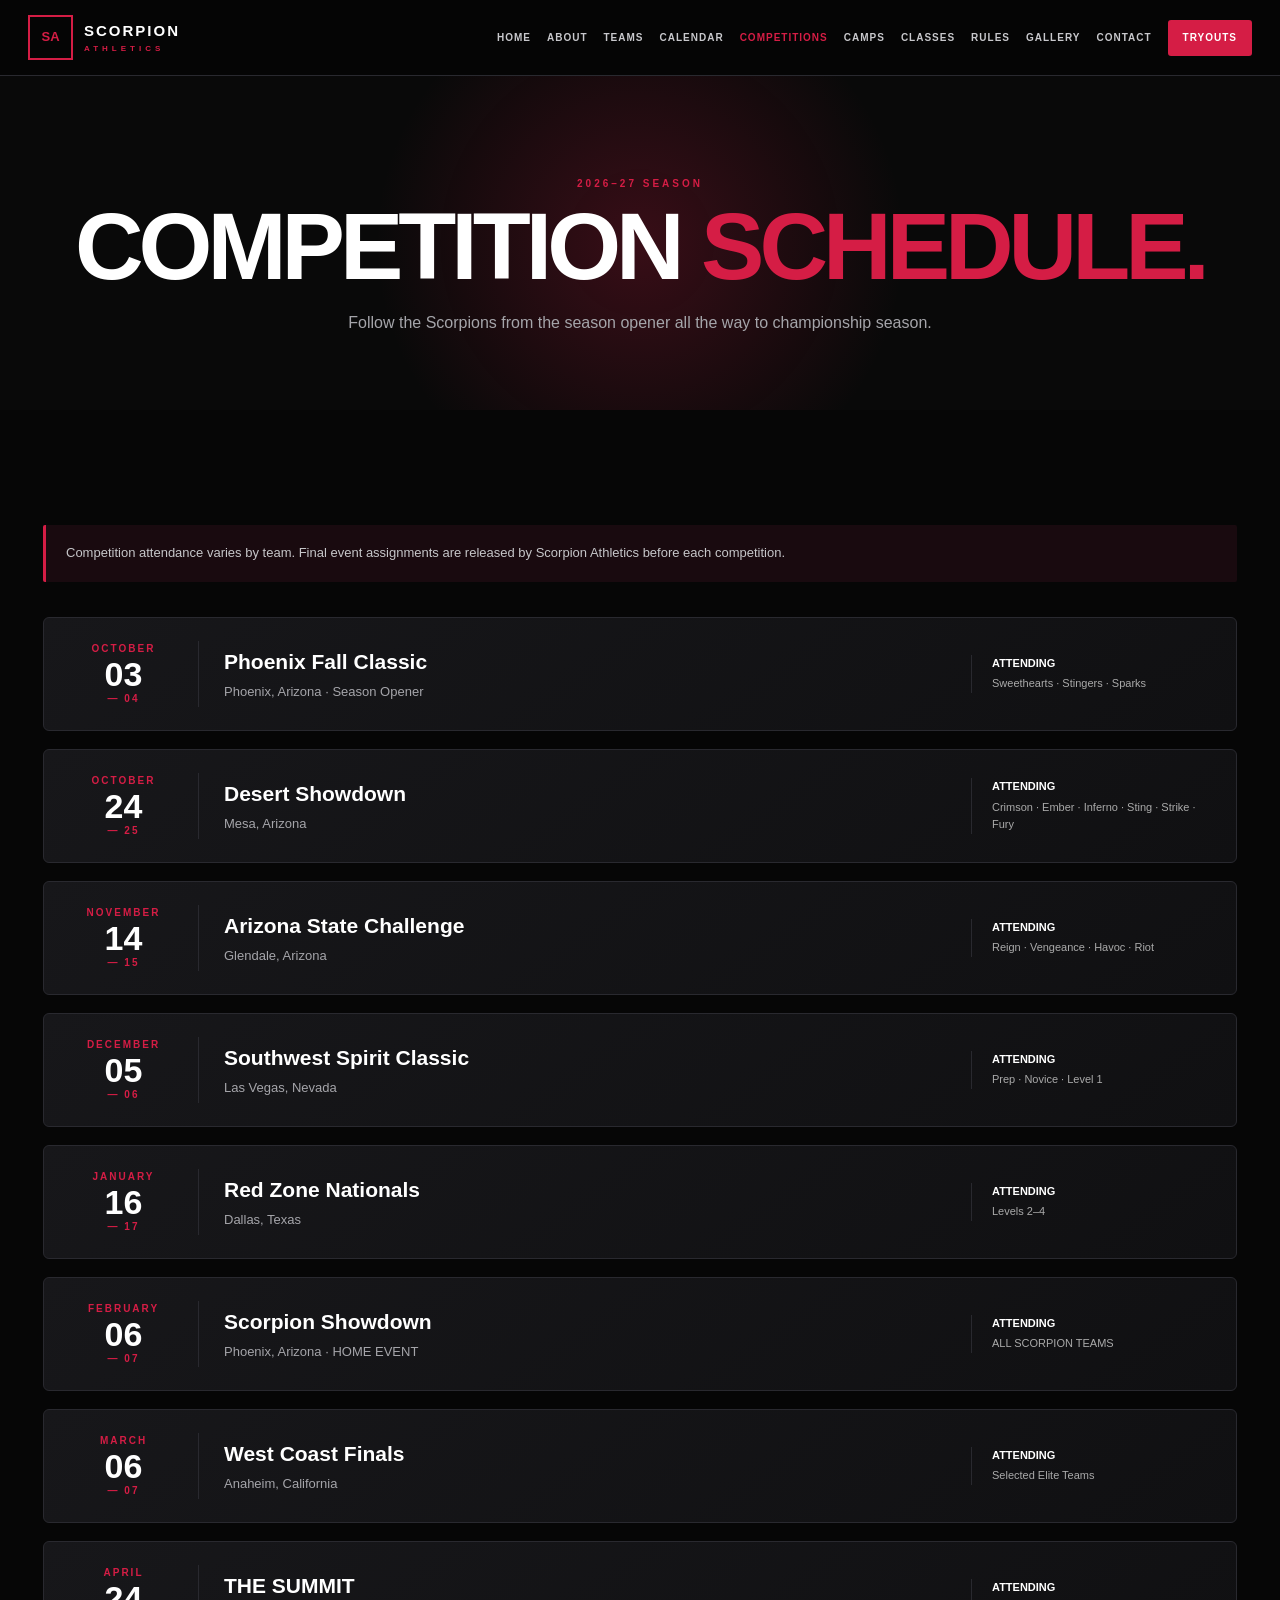
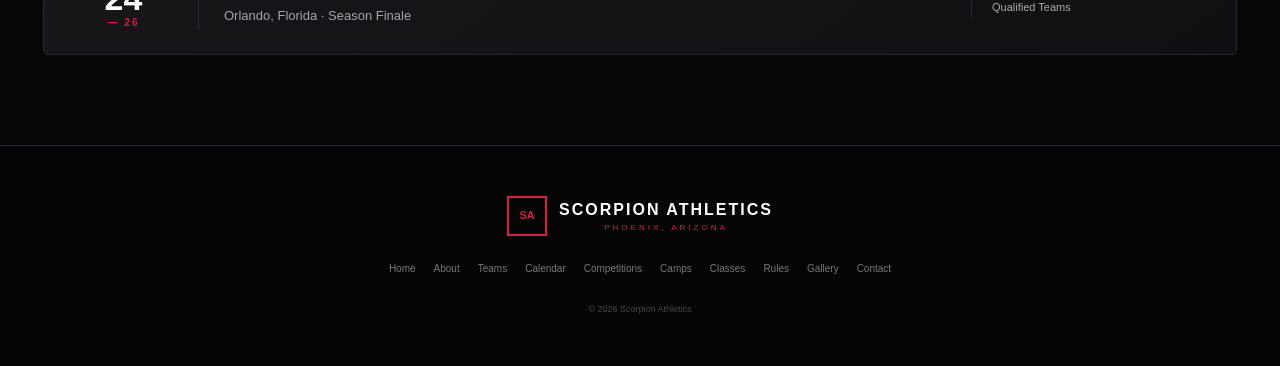
<file: competitions.html>
<!DOCTYPE html>
<html lang="en">
<head>
<meta charset="UTF-8">
<meta name="viewport" content="width=device-width, initial-scale=1.0">
<title>Competitions | Scorpion Athletics</title>
<link rel="stylesheet" href="style.css">
</head>

<body>

<header>
<div class="navbar">

<a class="logo" href="index.html">
<div class="logo-mark">SA</div>
<div>
<strong>SCORPION</strong>
<span>ATHLETICS</span>
</div>
</a>

<nav>
<a href="index.html">Home</a>
<a href="about.html">About</a>
<a href="teams.html">Teams</a>
<a href="calendar.html">Calendar</a>
<a class="active" href="competitions.html">Competitions</a>
<a href="camps.html">Camps</a>
<a href="classes.html">Classes</a>
<a href="rules.html">Rules</a>
<a href="gallery.html">Gallery</a>
<a href="contact.html">Contact</a>
<a class="tryout-button" href="tryouts.html">Tryouts</a>
</nav>

</div>
</header>


<section class="page-hero">

<div class="section-label">2026–27 SEASON</div>

<h1>
COMPETITION <span>SCHEDULE.</span>
</h1>

<p>
Follow the Scorpions from the season opener
all the way to championship season.
</p>

</section>


<section>

<div class="notice">
Competition attendance varies by team. Final event assignments
are released by Scorpion Athletics before each competition.
</div>


<div class="event-list">


<div class="event-card">

<div class="event-date">
<span class="month">OCTOBER</span>
<span class="day">03</span>
<span class="month">— 04</span>
</div>

<div class="event-info">
<h3>Phoenix Fall Classic</h3>
<p>Phoenix, Arizona · Season Opener</p>
</div>

<div class="event-teams">
<strong>ATTENDING</strong>
Sweethearts · Stingers · Sparks
</div>

</div>


<div class="event-card">

<div class="event-date">
<span class="month">OCTOBER</span>
<span class="day">24</span>
<span class="month">— 25</span>
</div>

<div class="event-info">
<h3>Desert Showdown</h3>
<p>Mesa, Arizona</p>
</div>

<div class="event-teams">
<strong>ATTENDING</strong>
Crimson · Ember · Inferno · Sting · Strike · Fury
</div>

</div>


<div class="event-card">

<div class="event-date">
<span class="month">NOVEMBER</span>
<span class="day">14</span>
<span class="month">— 15</span>
</div>

<div class="event-info">
<h3>Arizona State Challenge</h3>
<p>Glendale, Arizona</p>
</div>

<div class="event-teams">
<strong>ATTENDING</strong>
Reign · Vengeance · Havoc · Riot
</div>

</div>


<div class="event-card">

<div class="event-date">
<span class="month">DECEMBER</span>
<span class="day">05</span>
<span class="month">— 06</span>
</div>

<div class="event-info">
<h3>Southwest Spirit Classic</h3>
<p>Las Vegas, Nevada</p>
</div>

<div class="event-teams">
<strong>ATTENDING</strong>
Prep · Novice · Level 1
</div>

</div>


<div class="event-card">

<div class="event-date">
<span class="month">JANUARY</span>
<span class="day">16</span>
<span class="month">— 17</span>
</div>

<div class="event-info">
<h3>Red Zone Nationals</h3>
<p>Dallas, Texas</p>
</div>

<div class="event-teams">
<strong>ATTENDING</strong>
Levels 2–4
</div>

</div>


<div class="event-card">

<div class="event-date">
<span class="month">FEBRUARY</span>
<span class="day">06</span>
<span class="month">— 07</span>
</div>

<div class="event-info">
<h3>Scorpion Showdown</h3>
<p>Phoenix, Arizona · HOME EVENT</p>
</div>

<div class="event-teams">
<strong>ATTENDING</strong>
ALL SCORPION TEAMS
</div>

</div>


<div class="event-card">

<div class="event-date">
<span class="month">MARCH</span>
<span class="day">06</span>
<span class="month">— 07</span>
</div>

<div class="event-info">
<h3>West Coast Finals</h3>
<p>Anaheim, California</p>
</div>

<div class="event-teams">
<strong>ATTENDING</strong>
Selected Elite Teams
</div>

</div>


<div class="event-card featured">

<div class="event-date">
<span class="month">APRIL</span>
<span class="day">24</span>
<span class="month">— 26</span>
</div>

<div class="event-info">
<h3>THE SUMMIT</h3>
<p>Orlando, Florida · Season Finale</p>
</div>

<div class="event-teams">
<strong>ATTENDING</strong>
Qualified Teams
</div>

</div>


</div>

</section>


<footer>

<div class="footer-logo">
<div class="footer-mark">SA</div>
<div>
<strong>SCORPION ATHLETICS</strong>
<p>PHOENIX, ARIZONA</p>
</div>
</div>

<div class="footer-links">
<a href="index.html">Home</a>
<a href="about.html">About</a>
<a href="teams.html">Teams</a>
<a href="calendar.html">Calendar</a>
<a href="competitions.html">Competitions</a>
<a href="camps.html">Camps</a>
<a href="classes.html">Classes</a>
<a href="rules.html">Rules</a>
<a href="gallery.html">Gallery</a>
<a href="contact.html">Contact</a>
</div>

<p class="copyright">© 2026 Scorpion Athletics</p>

</footer>

</body>
</html>
</file>
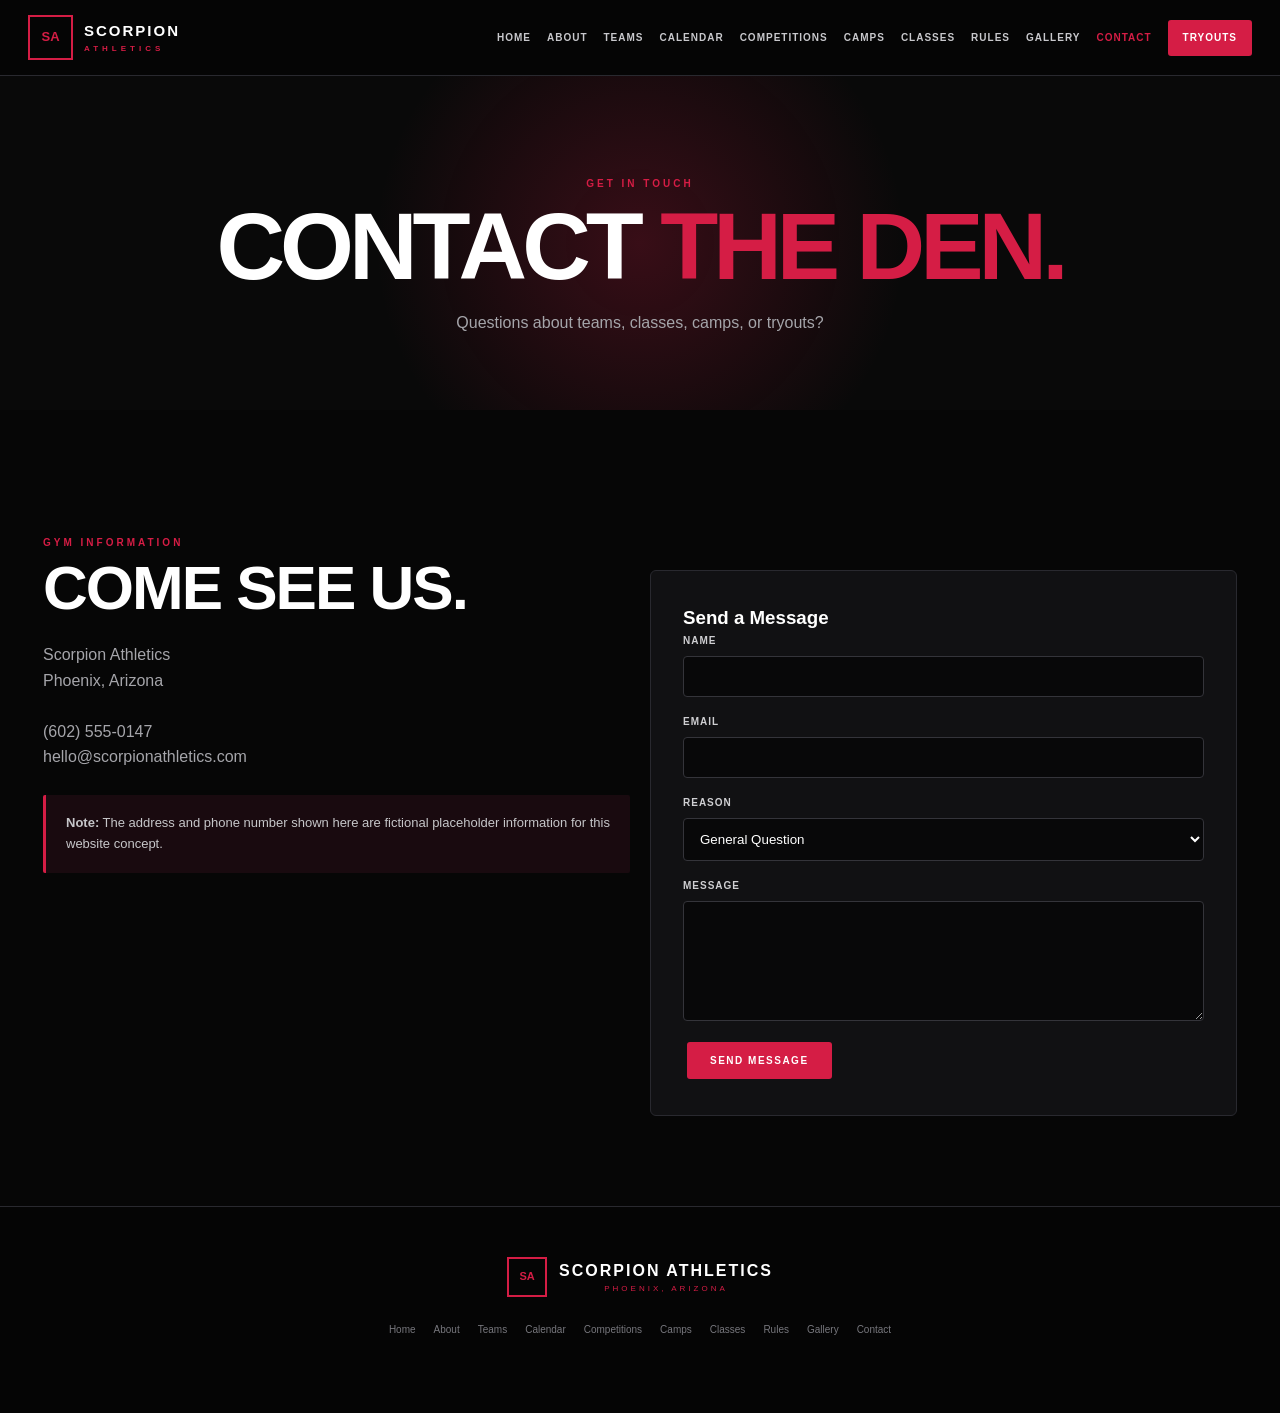
<file: contact.html>
<!DOCTYPE html>
<html lang="en">

<head>

<meta charset="UTF-8">
<meta name="viewport" content="width=device-width, initial-scale=1.0">

<title>Contact | Scorpion Athletics</title>

<link rel="stylesheet" href="style.css">

</head>

<body>

<header>

<div class="navbar">

<a class="logo" href="index.html">

<div class="logo-mark">SA</div>

<div>
<strong>SCORPION</strong>
<span>ATHLETICS</span>
</div>

</a>

<nav>

<a href="index.html">Home</a>
<a href="about.html">About</a>
<a href="teams.html">Teams</a>
<a href="calendar.html">Calendar</a>
<a href="competitions.html">Competitions</a>
<a href="camps.html">Camps</a>
<a href="classes.html">Classes</a>
<a href="rules.html">Rules</a>
<a href="gallery.html">Gallery</a>
<a class="active" href="contact.html">Contact</a>
<a class="tryout-button" href="tryouts.html">Tryouts</a>

</nav>

</div>

</header>


<section class="page-hero">

<div class="section-label">
GET IN TOUCH
</div>

<h1>
CONTACT <span>THE DEN.</span>
</h1>

<p>
Questions about teams, classes,
camps, or tryouts?
</p>

</section>


<section>

<div class="grid2">

<div>

<div class="section-label">
GYM INFORMATION
</div>

<h2 class="section-title">
COME SEE US.
</h2>

<p class="lead">

Scorpion Athletics<br>
Phoenix, Arizona<br><br>

(602) 555-0147<br>
hello@scorpionathletics.com

</p>

<div class="notice">

<strong>Note:</strong>
The address and phone number shown
here are fictional placeholder
information for this website concept.

</div>

</div>


<form class="form"

onsubmit="event.preventDefault(); alert('Thanks! Your message has been submitted.');">

<h3>
Send a Message
</h3>


<div class="form-row">

<label>
Name

<input required>

</label>

</div>


<div class="form-row">

<label>
Email

<input type="email" required>

</label>

</div>


<div class="form-row">

<label>
Reason

<select>

<option>
General Question
</option>

<option>
Team Information
</option>

<option>
Classes
</option>

<option>
Camps
</option>

<option>
Tryouts
</option>

</select>

</label>

</div>


<div class="form-row">

<label>

Message

<textarea required>
</textarea>

</label>

</div>


<button class="button" type="submit">
SEND MESSAGE
</button>

</form>

</div>

</section>


<footer>

<div class="footer-logo">

<div class="footer-mark">SA</div>

<div>
<strong>SCORPION ATHLETICS</strong>
<p>PHOENIX, ARIZONA</p>
</div>

</div>

<div class="footer-links">

<a href="index.html">Home</a>
<a href="about.html">About</a>
<a href="teams.html">Teams</a>
<a href="calendar.html">Calendar</a>
<a href="competitions.html">Competitions</a>
<a href="camps.html">Camps</a>
<a href="classes.html">Classes</a>
<a href="rules.html">Rules</a>
<a href="gallery.html">Gallery</a>
<a href="contact.html">Contact</a>

</div>

</footer>

</body>
</html>
</file>
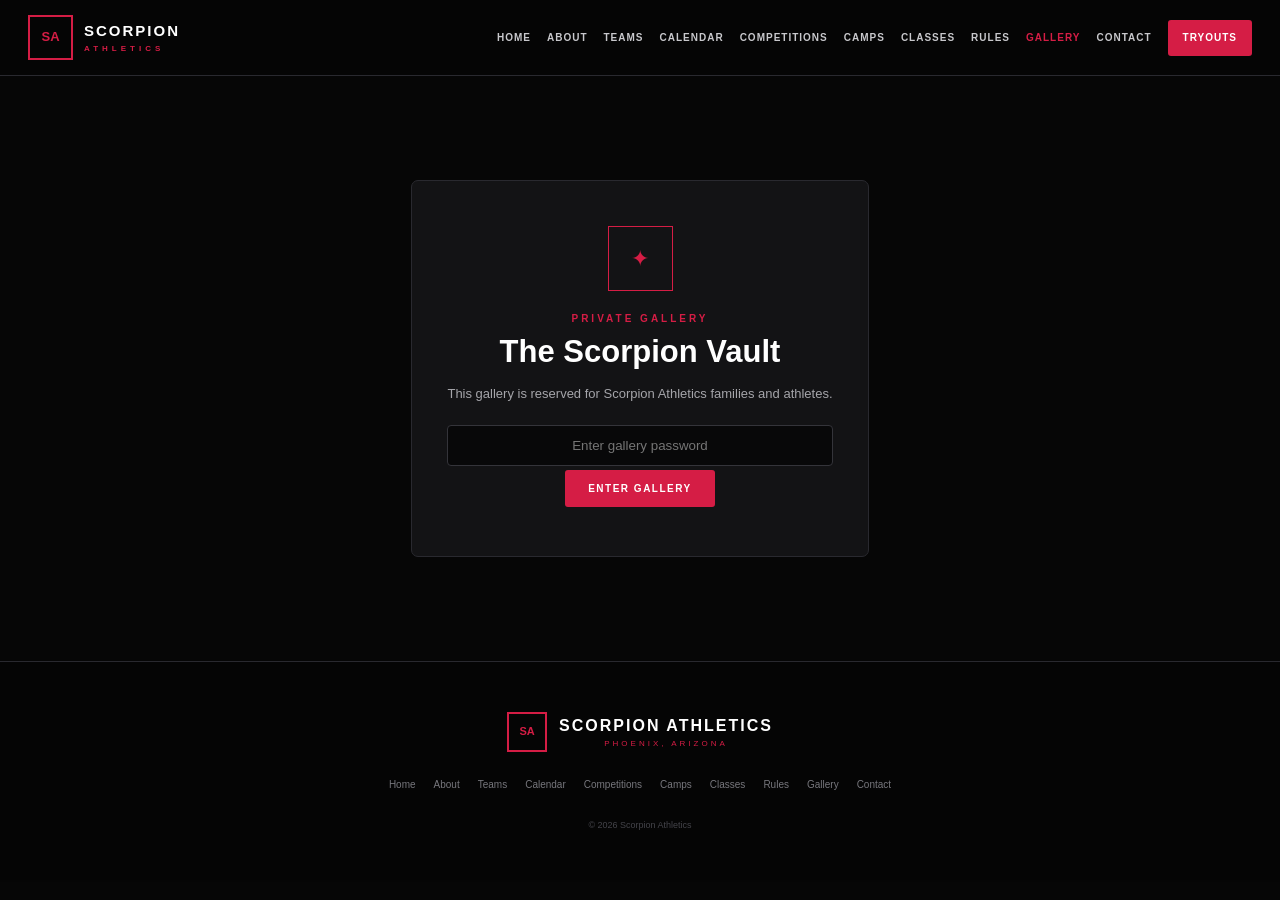
<file: gallery.html>
<!DOCTYPE html>
<html lang="en">
<head>

<meta charset="UTF-8">
<meta name="viewport" content="width=device-width, initial-scale=1.0">

<title>Private Gallery | Scorpion Athletics</title>

<link rel="stylesheet" href="style.css">

</head>

<body>

<header>

<div class="navbar">

<a class="logo" href="index.html">

<div class="logo-mark">SA</div>

<div>
<strong>SCORPION</strong>
<span>ATHLETICS</span>
</div>

</a>

<nav>

<a href="index.html">Home</a>
<a href="about.html">About</a>
<a href="teams.html">Teams</a>
<a href="calendar.html">Calendar</a>
<a href="competitions.html">Competitions</a>
<a href="camps.html">Camps</a>
<a href="classes.html">Classes</a>
<a href="rules.html">Rules</a>
<a class="active" href="gallery.html">Gallery</a>
<a href="contact.html">Contact</a>
<a class="tryout-button" href="tryouts.html">Tryouts</a>

</nav>

</div>

</header>


<div id="lockedGallery">

<section class="password-screen">

<div class="password-box">

<div class="password-icon">
✦
</div>

<div class="section-label">
PRIVATE GALLERY
</div>

<h2>The Scorpion Vault</h2>

<p>
This gallery is reserved for Scorpion
Athletics families and athletes.
</p>

<input
id="galleryPassword"
type="password"
placeholder="Enter gallery password"
>

<button
class="button"
onclick="unlockGallery()">

ENTER GALLERY

</button>

<p
id="passwordError"
style="display:none;color:#d51d45;margin-top:12px;">

Incorrect password. Please try again.

</p>

</div>

</section>

</div>


<div id="galleryContent" style="display:none;">


<section class="page-hero">

<div class="section-label">
PRIVATE FAMILY GALLERY
</div>

<h1>
SCORPION <span>MEMORIES.</span>
</h1>

<p>
Competition weekends, team photos,
camp days, and everything in between.
</p>

</section>


<section>

<div class="gallery-intro">

<div class="section-label">
TEAM GALLERIES
</div>

<h2 class="section-title">
FIND YOUR TEAM.
</h2>

<p class="lead">
Each team has its own collection of
photos from practices, competitions,
team events, and season memories.
</p>

</div>


<div class="gallery-section">

<h2>Sweethearts</h2>
<p>Tiny Novice · The beginning of their Scorpion journey.</p>

<div class="gallery-grid">
<div class="photo">SWEETHEARTS<br>TEAM PHOTO</div>
<div class="photo">PRACTICE<br>ADD IMAGE</div>
<div class="photo">COMPETITION<br>ADD IMAGE</div>
</div>

</div>


<div class="gallery-section">

<h2>Stingers</h2>
<p>Mini Prep · Building confidence one skill at a time.</p>

<div class="gallery-grid">
<div class="photo">STINGERS<br>TEAM PHOTO</div>
<div class="photo">TEAM DAY<br>ADD IMAGE</div>
<div class="photo">COMPETITION<br>ADD IMAGE</div>
</div>

</div>


<div class="gallery-section">

<h2>Level 1</h2>
<p>Crimson · Ember · Inferno</p>

<div class="gallery-grid">
<div class="photo">LEVEL 1<br>TEAM PHOTO</div>
<div class="photo">PRACTICE<br>ADD IMAGE</div>
<div class="photo">COMPETITION<br>ADD IMAGE</div>
</div>

</div>


<div class="gallery-section">

<h2>Level 2</h2>
<p>Sting · Strike · Fury</p>

<div class="gallery-grid">
<div class="photo">LEVEL 2<br>TEAM PHOTO</div>
<div class="photo">PRACTICE<br>ADD IMAGE</div>
<div class="photo">COMPETITION<br>ADD IMAGE</div>
</div>

</div>


<div class="gallery-section">

<h2>Level 3</h2>
<p>Reign · Vengeance</p>

<div class="gallery-grid">
<div class="photo">LEVEL 3<br>TEAM PHOTO</div>
<div class="photo">PRACTICE<br>ADD IMAGE</div>
<div class="photo">COMPETITION<br>ADD IMAGE</div>
</div>

</div>


<div class="gallery-section">

<h2>Level 4</h2>
<p>Havoc · Riot</p>

<div class="gallery-grid">
<div class="photo">LEVEL 4<br>TEAM PHOTO</div>
<div class="photo">PRACTICE<br>ADD IMAGE</div>
<div class="photo">COMPETITION<br>ADD IMAGE</div>
</div>

</div>


<div class="gallery-section">

<h2>Level 5</h2>
<p>Toxic · Poison</p>

<div class="gallery-grid">
<div class="photo">LEVEL 5<br>TEAM PHOTO</div>
<div class="photo">PRACTICE<br>ADD IMAGE</div>
<div class="photo">COMPETITION<br>ADD IMAGE</div>
</div>

</div>


<div class="gallery-section">

<h2>Level 6</h2>
<p>Royal · Dominion</p>

<div class="gallery-grid">
<div class="photo">LEVEL 6<br>TEAM PHOTO</div>
<div class="photo">PRACTICE<br>ADD IMAGE</div>
<div class="photo">CHAMPIONSHIP<br>ADD IMAGE</div>
</div>

</div>


<div class="gallery-section">

<h2>Scorpion Showdown</h2>

<p>
Behind-the-scenes memories from
our home competition weekend.
</p>

<div class="gallery-grid">
<div class="photo">THE DEN<br>ADD IMAGE</div>
<div class="photo">COMPETITION FLOOR<br>ADD IMAGE</div>
<div class="photo">AWARDS<br>ADD IMAGE</div>
</div>

</div>


</section>

</div>


<footer>

<div class="footer-logo">

<div class="footer-mark">SA</div>

<div>
<strong>SCORPION ATHLETICS</strong>
<p>PHOENIX, ARIZONA</p>
</div>

</div>

<div class="footer-links">
<a href="index.html">Home</a>
<a href="about.html">About</a>
<a href="teams.html">Teams</a>
<a href="calendar.html">Calendar</a>
<a href="competitions.html">Competitions</a>
<a href="camps.html">Camps</a>
<a href="classes.html">Classes</a>
<a href="rules.html">Rules</a>
<a href="gallery.html">Gallery</a>
<a href="contact.html">Contact</a>
</div>

<p class="copyright">
© 2026 Scorpion Athletics
</p>

</footer>


<script>

function unlockGallery() {

    const password =
        document.getElementById("galleryPassword").value;

    /*
    DEMO PASSWORD
    Change this word whenever you want.
    */

    if (password === "scorpion2026") {

        document.getElementById("lockedGallery").style.display = "none";

        document.getElementById("galleryContent").style.display = "block";

        window.scrollTo(0,0);

    } else {

        document.getElementById("passwordError").style.display = "block";

    }

}

document
.getElementById("galleryPassword")
.addEventListener("keydown", function(event) {

    if (event.key === "Enter") {
        unlockGallery();
    }

});

</script>

</body>
</html>
</file>
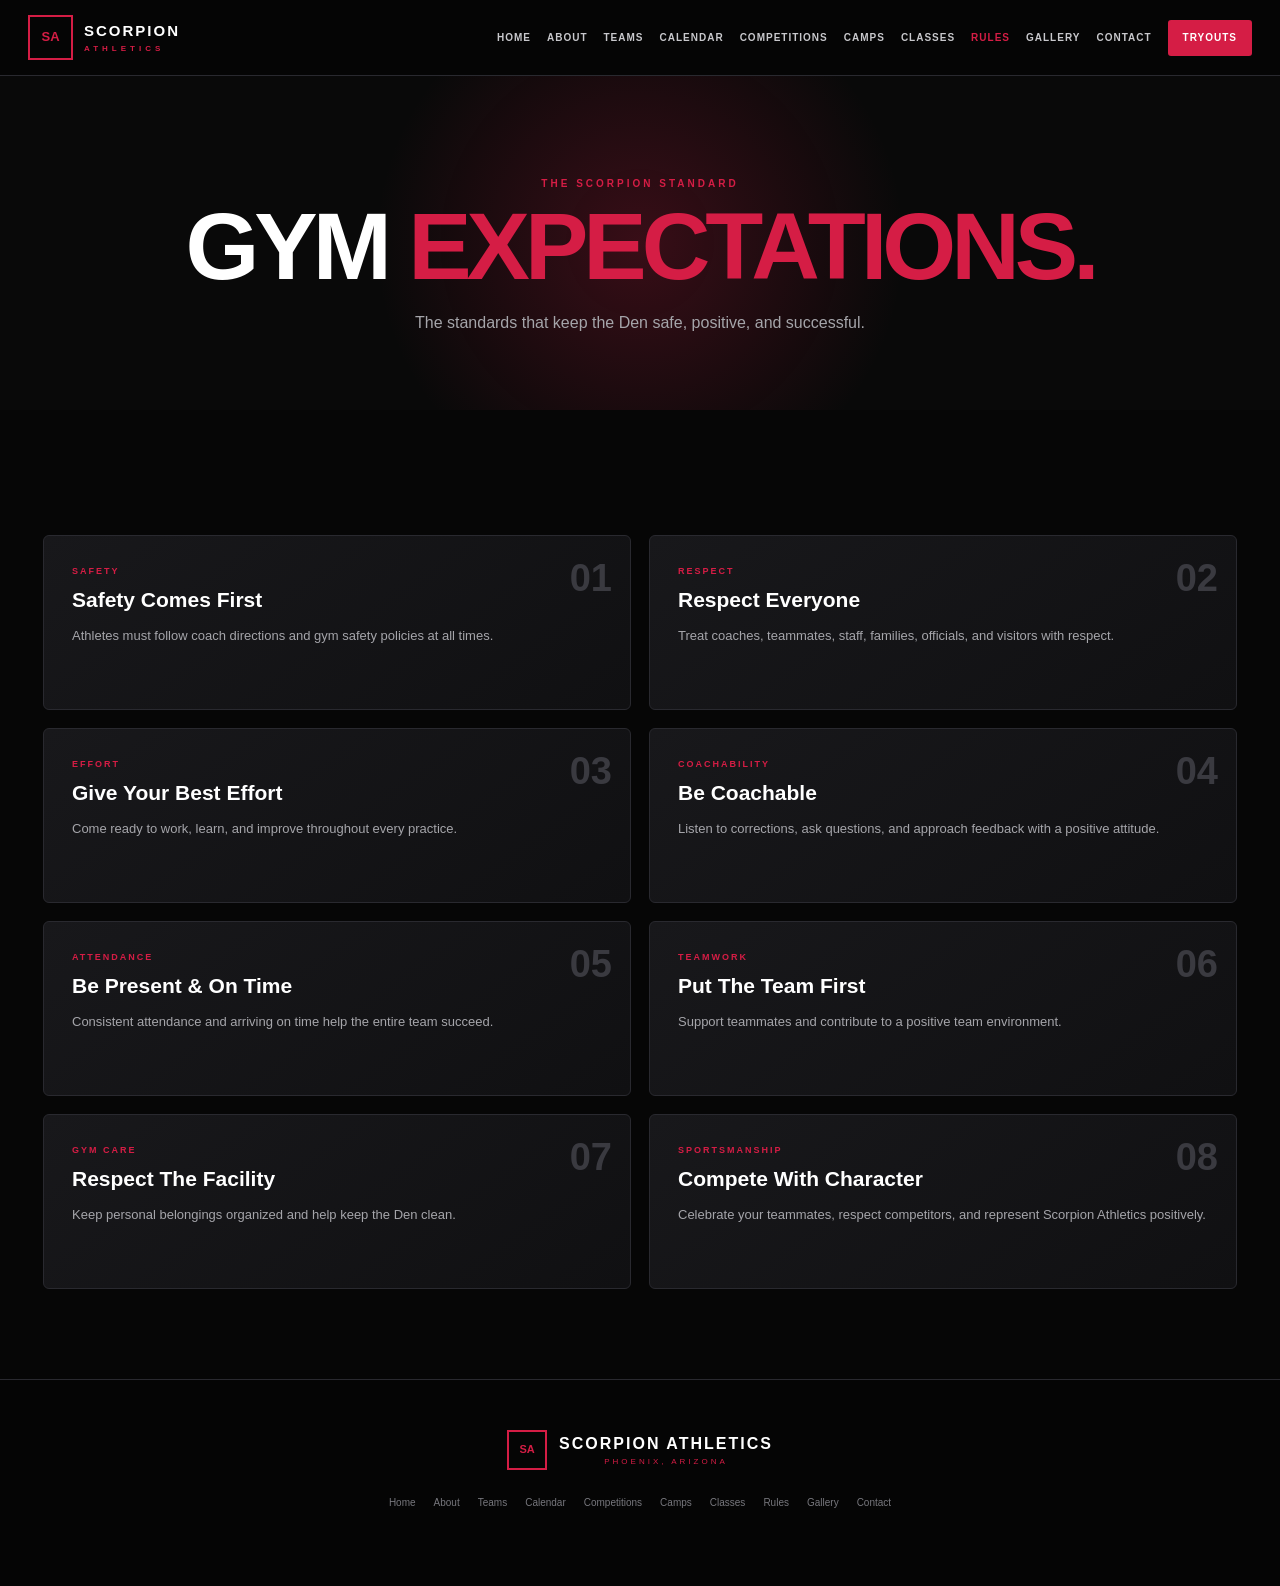
<file: rules.html>
<!DOCTYPE html>
<html lang="en">
<head>
<meta charset="UTF-8">
<meta name="viewport" content="width=device-width, initial-scale=1.0">
<title>Gym Rules | Scorpion Athletics</title>
<link rel="stylesheet" href="style.css">
</head>

<body>

<header>
<div class="navbar">

<a class="logo" href="index.html">
<div class="logo-mark">SA</div>
<div>
<strong>SCORPION</strong>
<span>ATHLETICS</span>
</div>
</a>

<nav>
<a href="index.html">Home</a>
<a href="about.html">About</a>
<a href="teams.html">Teams</a>
<a href="calendar.html">Calendar</a>
<a href="competitions.html">Competitions</a>
<a href="camps.html">Camps</a>
<a href="classes.html">Classes</a>
<a class="active" href="rules.html">Rules</a>
<a href="gallery.html">Gallery</a>
<a href="contact.html">Contact</a>
<a class="tryout-button" href="tryouts.html">Tryouts</a>
</nav>

</div>
</header>


<section class="page-hero">

<div class="section-label">THE SCORPION STANDARD</div>

<h1>
GYM <span>EXPECTATIONS.</span>
</h1>

<p>
The standards that keep the Den
safe, positive, and successful.
</p>

</section>


<section>

<div class="rules-grid">


<div class="rule-box">
<div class="rule-number">01</div>
<div class="tag">Safety</div>
<h3>Safety Comes First</h3>
<p>
Athletes must follow coach directions and
gym safety policies at all times.
</p>
</div>


<div class="rule-box">
<div class="rule-number">02</div>
<div class="tag">Respect</div>
<h3>Respect Everyone</h3>
<p>
Treat coaches, teammates, staff, families,
officials, and visitors with respect.
</p>
</div>


<div class="rule-box">
<div class="rule-number">03</div>
<div class="tag">Effort</div>
<h3>Give Your Best Effort</h3>
<p>
Come ready to work, learn, and improve
throughout every practice.
</p>
</div>


<div class="rule-box">
<div class="rule-number">04</div>
<div class="tag">Coachability</div>
<h3>Be Coachable</h3>
<p>
Listen to corrections, ask questions,
and approach feedback with a positive attitude.
</p>
</div>


<div class="rule-box">
<div class="rule-number">05</div>
<div class="tag">Attendance</div>
<h3>Be Present & On Time</h3>
<p>
Consistent attendance and arriving on time
help the entire team succeed.
</p>
</div>


<div class="rule-box">
<div class="rule-number">06</div>
<div class="tag">Teamwork</div>
<h3>Put The Team First</h3>
<p>
Support teammates and contribute to a
positive team environment.
</p>
</div>


<div class="rule-box">
<div class="rule-number">07</div>
<div class="tag">Gym Care</div>
<h3>Respect The Facility</h3>
<p>
Keep personal belongings organized and
help keep the Den clean.
</p>
</div>


<div class="rule-box">
<div class="rule-number">08</div>
<div class="tag">Sportsmanship</div>
<h3>Compete With Character</h3>
<p>
Celebrate your teammates, respect competitors,
and represent Scorpion Athletics positively.
</p>
</div>


</div>

</section>


<footer>

<div class="footer-logo">
<div class="footer-mark">SA</div>
<div>
<strong>SCORPION ATHLETICS</strong>
<p>PHOENIX, ARIZONA</p>
</div>
</div>

<div class="footer-links">
<a href="index.html">Home</a>
<a href="about.html">About</a>
<a href="teams.html">Teams</a>
<a href="calendar.html">Calendar</a>
<a href="competitions.html">Competitions</a>
<a href="camps.html">Camps</a>
<a href="classes.html">Classes</a>
<a href="rules.html">Rules</a>
<a href="gallery.html">Gallery</a>
<a href="contact.html">Contact</a>
</div>

</footer>

</body>
</html>
</file>
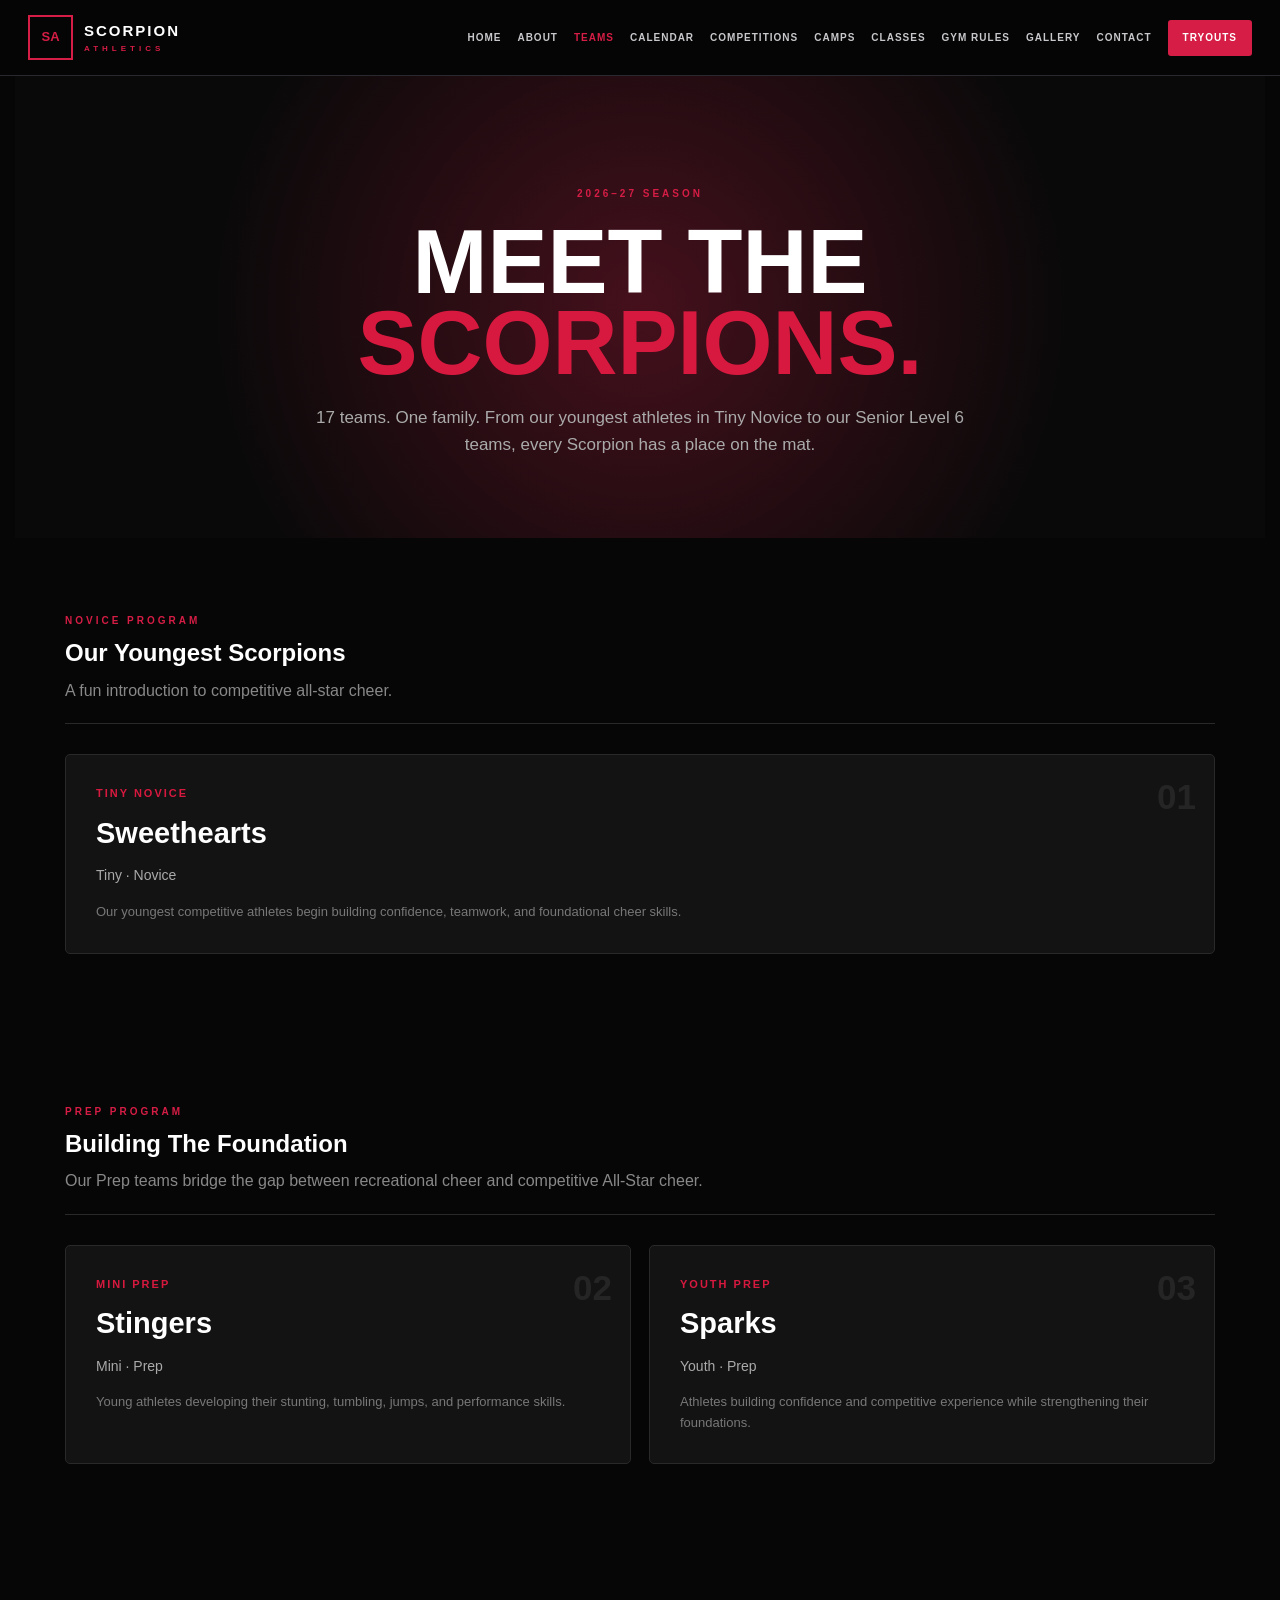
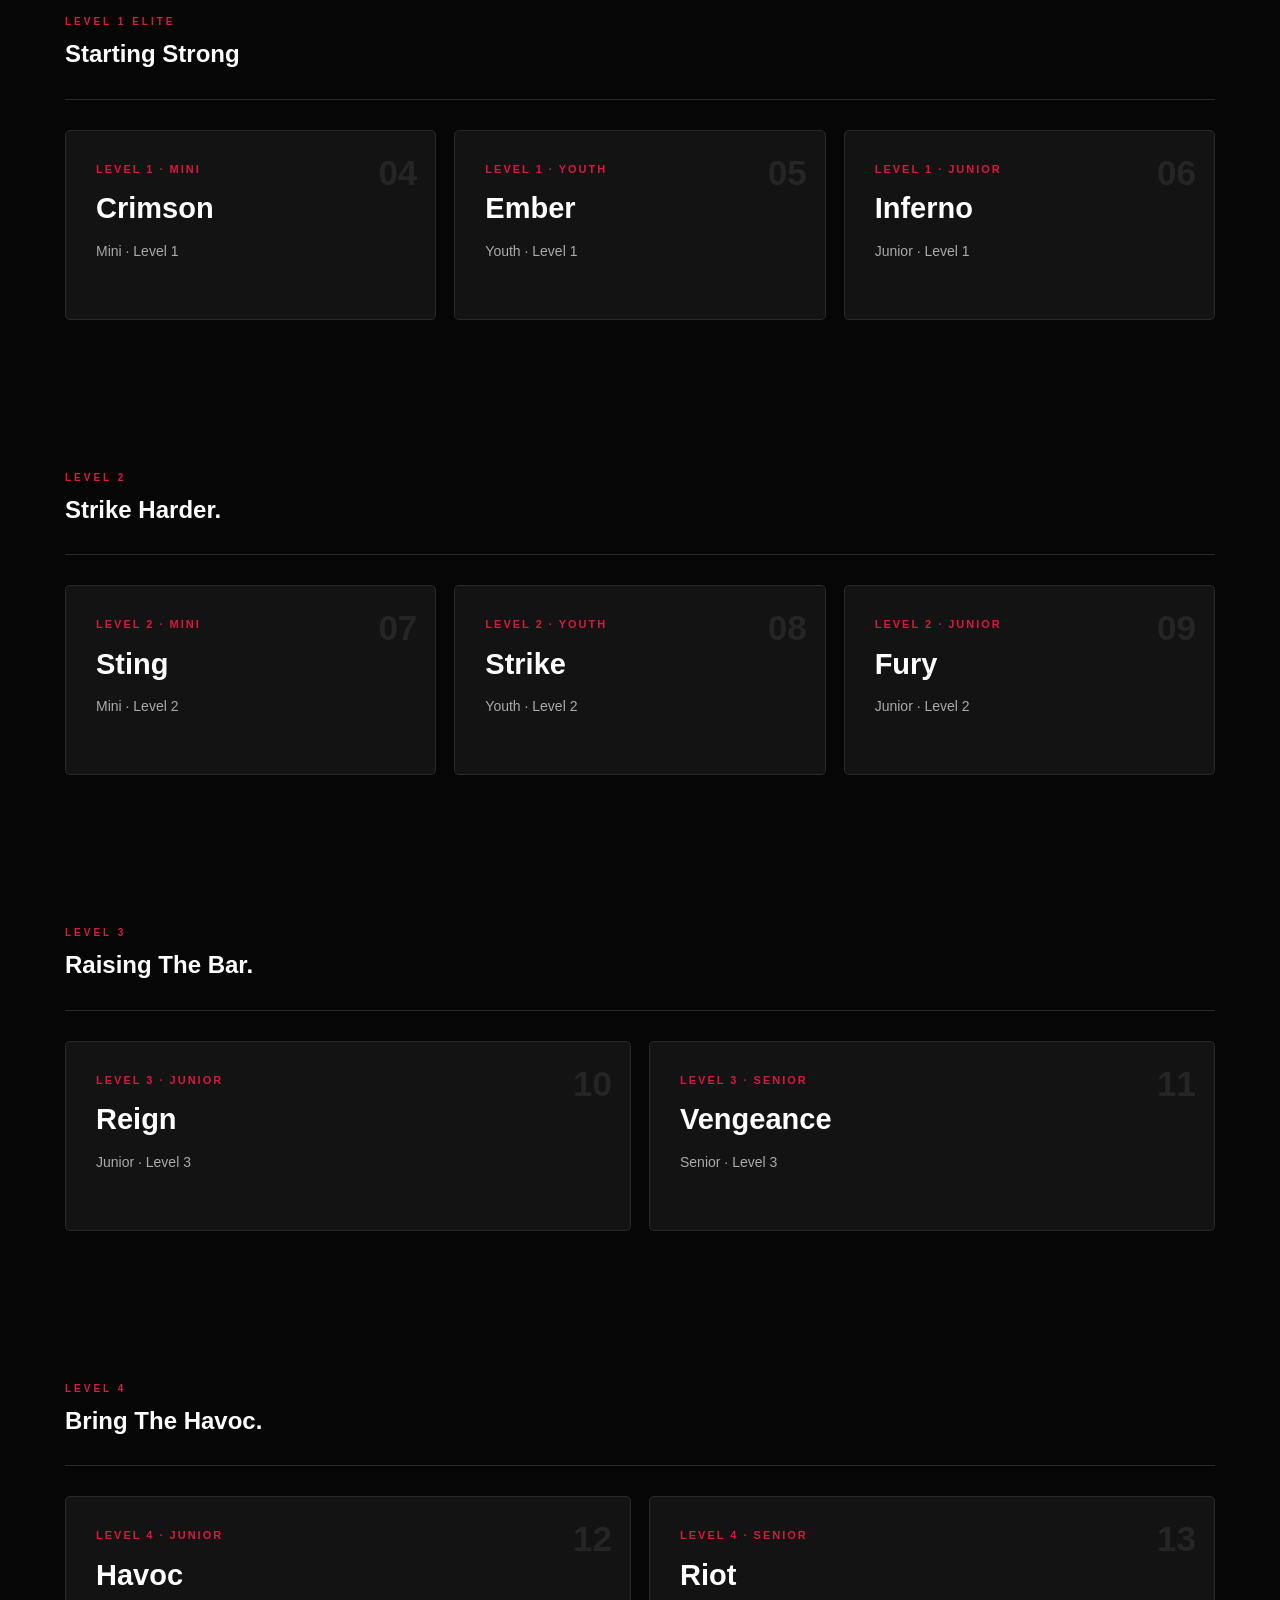
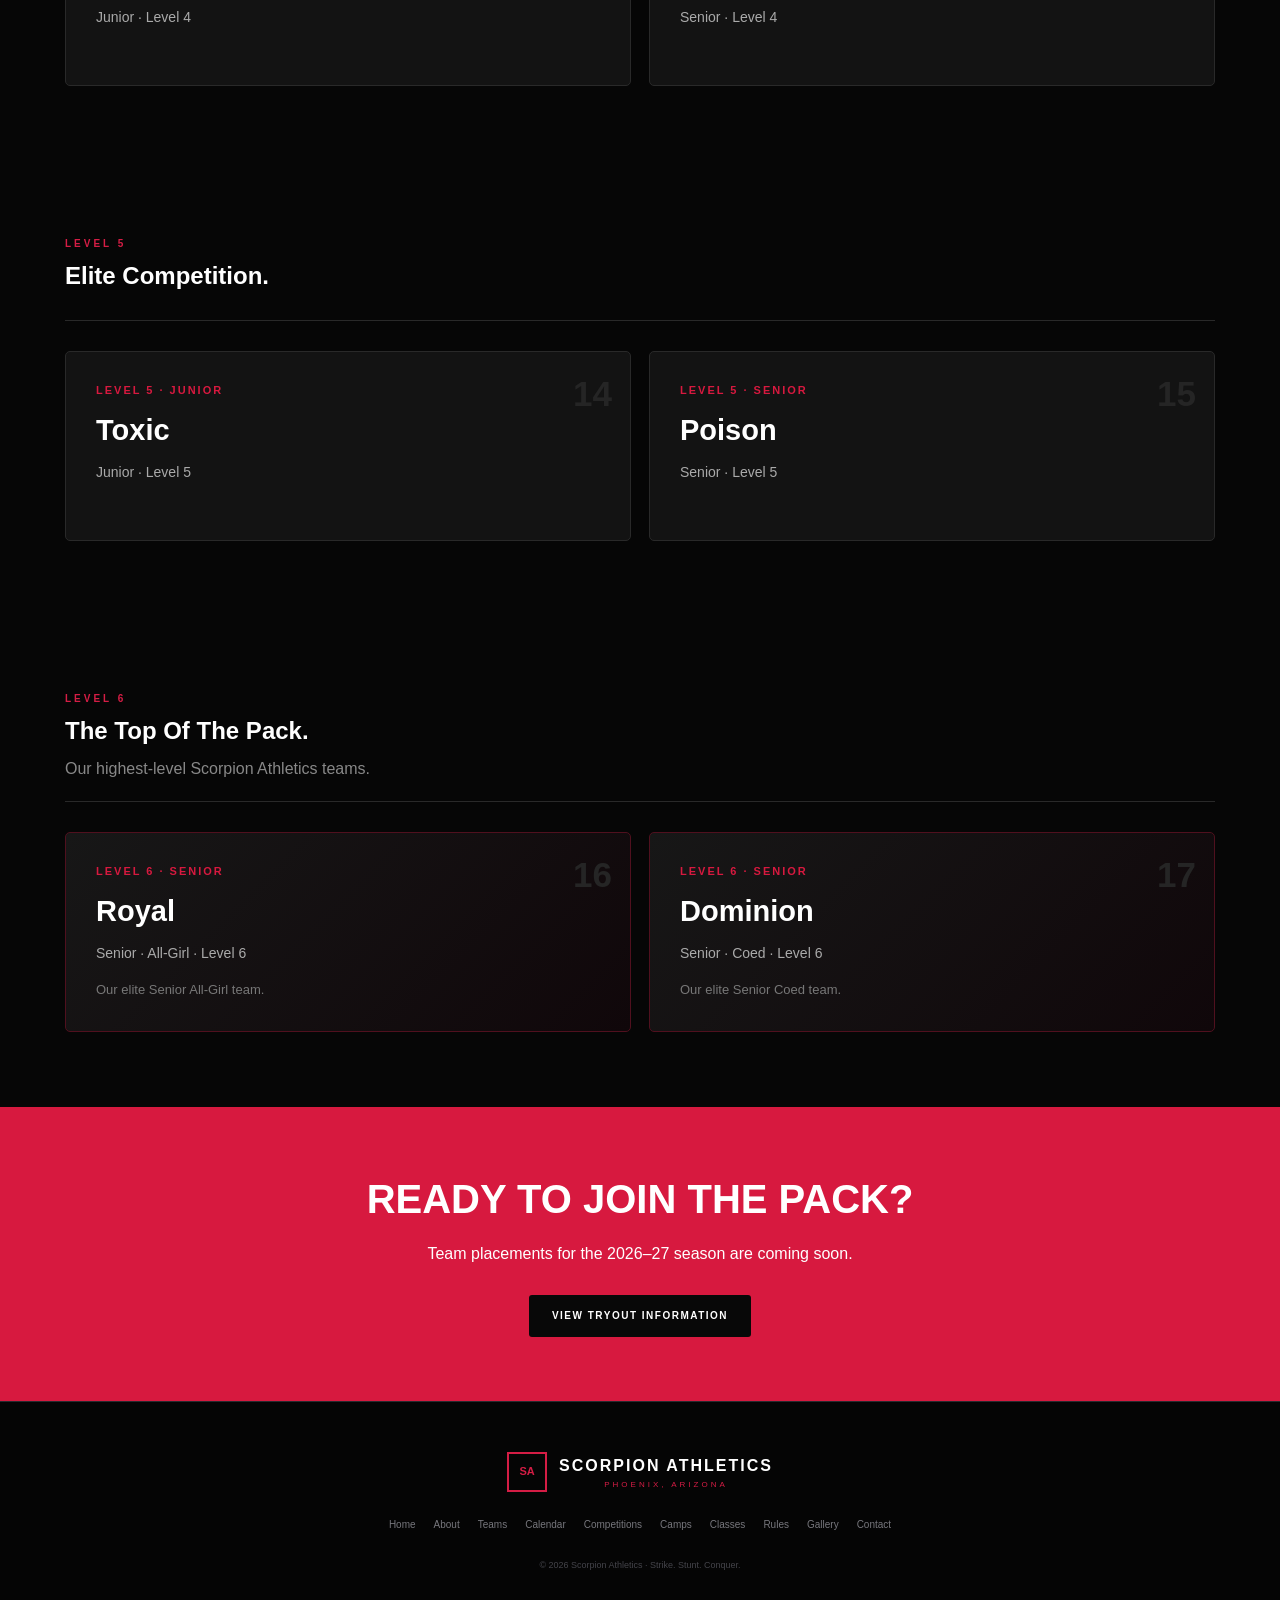
<file: teams.html>
<!DOCTYPE html>
<html lang="en">

<head>

<meta charset="UTF-8">

<meta name="viewport"
content="width=device-width, initial-scale=1.0">

<title>Teams | Scorpion Athletics</title>

<link rel="stylesheet" href="style.css">

<style>

/* TEAM PAGE */

.team-hero {

    padding: 110px 25px 80px;

    text-align: center;

    background:
    radial-gradient(
        circle at center,
        #45101c,
        #090909 65%
    );

}

.team-hero h1 {

    font-size:
    clamp(50px, 8vw, 90px);

    line-height: .9;

    margin: 20px 0;

}

.team-hero h1 span {

    color: #d7193f;

}

.team-hero p {

    max-width: 650px;

    margin: auto;

    color: #aaa;

    font-size: 17px;

}


/* TEAM CATEGORIES */

.team-category {

    max-width: 1200px;

    margin: auto;

    padding: 75px 25px;

}

.category-header {

    border-bottom:
    1px solid #292929;

    padding-bottom: 20px;

    margin-bottom: 30px;

}

.category-header h2 {

    margin: 5px 0;

}

.category-header p {

    color: #888;

}


/* TEAM CARDS */

.team-grid {

    display: grid;

    grid-template-columns:
    repeat(auto-fit, minmax(250px,1fr));

    gap: 18px;

}


.team-card {

    background: #131313;

    border: 1px solid #292929;

    padding: 30px;

    position: relative;

    min-height: 190px;

    transition: .2s;

}


.team-card:hover {

    border-color: #d7193f;

    transform: translateY(-5px);

}


.team-level {

    color: #d7193f;

    font-size: 11px;

    font-weight: bold;

    letter-spacing: 2px;

    text-transform: uppercase;

}


.team-name {

    font-size: 29px;

    font-weight: 900;

    margin-top: 7px;

}


.team-division {

    color: #aaa;

    margin-top: 8px;

    font-size: 14px;

}


.team-description {

    color: #777;

    margin-top: 15px;

    font-size: 13px;

}


.team-number {

    position: absolute;

    right: 18px;

    top: 14px;

    font-size: 35px;

    font-weight: 900;

    color: #252525;

}


/* FEATURED LEVEL 6 */

.level-six {

    border-color: #50101e;

    background:
    linear-gradient(
        135deg,
        #171717,
        #10070a
    );

}


.level-six .team-name {

    color: #fff;

}


/* TRYOUT BANNER */

.team-banner {

    background: #d7193f;

    text-align: center;

    padding: 60px 25px;

}


.team-banner h2 {

    font-size: 40px;

}


.team-banner p {

    margin: 10px auto 25px;

    max-width: 600px;

}


.team-banner .button {

    background: #080808;

}


/* MOBILE */

@media(max-width:600px) {

    .team-card {

        min-height: auto;

    }

}

</style>

</head>


<body>


<!-- NAVIGATION -->

<header>

<div class="navbar">


<a href="index.html" class="logo">

<div class="logo-mark">
SA
</div>

<div>

<strong>SCORPION</strong>

<span>ATHLETICS</span>

</div>

</a>


<nav>

<a href="index.html">
Home
</a>

<a href="about.html">
About
</a>

<a href="teams.html"
class="active">
Teams
</a>

<a href="calendar.html">
Calendar
</a>

<a href="competitions.html">
Competitions
</a>

<a href="camps.html">
Camps
</a>

<a href="classes.html">
Classes
</a>

<a href="rules.html">
Gym Rules
</a>

<a href="gallery.html">
Gallery
</a>

<a href="contact.html">
Contact
</a>

<a href="tryouts.html"
class="tryout-button">

TRYOUTS

</a>

</nav>

</div>

</header>



<!-- HERO -->

<section class="team-hero">

<div class="section-label">

2026–27 SEASON

</div>

<h1>

MEET THE<br>

<span>SCORPIONS.</span>

</h1>

<p>

17 teams. One family.

From our youngest athletes in
Tiny Novice to our Senior Level 6
teams, every Scorpion has a place
on the mat.

</p>

</section>



<!-- NOVICE -->

<section class="team-category">

<div class="category-header">

<div class="section-label">
NOVICE PROGRAM
</div>

<h2>
Our Youngest Scorpions
</h2>

<p>
A fun introduction to competitive
all-star cheer.
</p>

</div>


<div class="team-grid">


<div class="team-card">

<span class="team-number">
01
</span>

<div class="team-level">
Tiny Novice
</div>

<div class="team-name">
Sweethearts
</div>

<div class="team-division">
Tiny · Novice
</div>

<p class="team-description">
Our youngest competitive athletes
begin building confidence, teamwork,
and foundational cheer skills.
</p>

</div>


</div>

</section>



<!-- PREP -->

<section class="team-category">

<div class="category-header">

<div class="section-label">
PREP PROGRAM
</div>

<h2>
Building The Foundation
</h2>

<p>
Our Prep teams bridge the gap between
recreational cheer and competitive
All-Star cheer.
</p>

</div>


<div class="team-grid">


<div class="team-card">

<span class="team-number">
02
</span>

<div class="team-level">
Mini Prep
</div>

<div class="team-name">
Stingers
</div>

<div class="team-division">
Mini · Prep
</div>

<p class="team-description">
Young athletes developing their
stunting, tumbling, jumps, and
performance skills.
</p>

</div>


<div class="team-card">

<span class="team-number">
03
</span>

<div class="team-level">
Youth Prep
</div>

<div class="team-name">
Sparks
</div>

<div class="team-division">
Youth · Prep
</div>

<p class="team-description">
Athletes building confidence and
competitive experience while
strengthening their foundations.
</p>

</div>


</div>

</section>



<!-- LEVEL 1 -->

<section class="team-category">

<div class="category-header">

<div class="section-label">
LEVEL 1 ELITE
</div>

<h2>
Starting Strong
</h2>

</div>


<div class="team-grid">


<div class="team-card">

<span class="team-number">
04
</span>

<div class="team-level">
Level 1 · Mini
</div>

<div class="team-name">
Crimson
</div>

<div class="team-division">
Mini · Level 1
</div>

</div>


<div class="team-card">

<span class="team-number">
05
</span>

<div class="team-level">
Level 1 · Youth
</div>

<div class="team-name">
Ember
</div>

<div class="team-division">
Youth · Level 1
</div>

</div>


<div class="team-card">

<span class="team-number">
06
</span>

<div class="team-level">
Level 1 · Junior
</div>

<div class="team-name">
Inferno
</div>

<div class="team-division">
Junior · Level 1
</div>

</div>


</div>

</section>



<!-- LEVEL 2 -->

<section class="team-category">

<div class="category-header">

<div class="section-label">
LEVEL 2
</div>

<h2>
Strike Harder.
</h2>

</div>


<div class="team-grid">


<div class="team-card">

<span class="team-number">
07
</span>

<div class="team-level">
Level 2 · Mini
</div>

<div class="team-name">
Sting
</div>

<div class="team-division">
Mini · Level 2
</div>

</div>


<div class="team-card">

<span class="team-number">
08
</span>

<div class="team-level">
Level 2 · Youth
</div>

<div class="team-name">
Strike
</div>

<div class="team-division">
Youth · Level 2
</div>

</div>


<div class="team-card">

<span class="team-number">
09
</span>

<div class="team-level">
Level 2 · Junior
</div>

<div class="team-name">
Fury
</div>

<div class="team-division">
Junior · Level 2
</div>

</div>


</div>

</section>



<!-- LEVEL 3 -->

<section class="team-category">

<div class="category-header">

<div class="section-label">
LEVEL 3
</div>

<h2>
Raising The Bar.
</h2>

</div>


<div class="team-grid">


<div class="team-card">

<span class="team-number">
10
</span>

<div class="team-level">
Level 3 · Junior
</div>

<div class="team-name">
Reign
</div>

<div class="team-division">
Junior · Level 3
</div>

</div>


<div class="team-card">

<span class="team-number">
11
</span>

<div class="team-level">
Level 3 · Senior
</div>

<div class="team-name">
Vengeance
</div>

<div class="team-division">
Senior · Level 3
</div>

</div>


</div>

</section>



<!-- LEVEL 4 -->

<section class="team-category">

<div class="category-header">

<div class="section-label">
LEVEL 4
</div>

<h2>
Bring The Havoc.
</h2>

</div>


<div class="team-grid">


<div class="team-card">

<span class="team-number">
12
</span>

<div class="team-level">
Level 4 · Junior
</div>

<div class="team-name">
Havoc
</div>

<div class="team-division">
Junior · Level 4
</div>

</div>


<div class="team-card">

<span class="team-number">
13
</span>

<div class="team-level">
Level 4 · Senior
</div>

<div class="team-name">
Riot
</div>

<div class="team-division">
Senior · Level 4
</div>

</div>


</div>

</section>



<!-- LEVEL 5 -->

<section class="team-category">

<div class="category-header">

<div class="section-label">
LEVEL 5
</div>

<h2>
Elite Competition.
</h2>

</div>


<div class="team-grid">


<div class="team-card">

<span class="team-number">
14
</span>

<div class="team-level">
Level 5 · Junior
</div>

<div class="team-name">
Toxic
</div>

<div class="team-division">
Junior · Level 5
</div>

</div>


<div class="team-card">

<span class="team-number">
15
</span>

<div class="team-level">
Level 5 · Senior
</div>

<div class="team-name">
Poison
</div>

<div class="team-division">
Senior · Level 5
</div>

</div>


</div>

</section>



<!-- LEVEL 6 -->

<section class="team-category">

<div class="category-header">

<div class="section-label">
LEVEL 6
</div>

<h2>
The Top Of The Pack.
</h2>

<p>
Our highest-level Scorpion Athletics
teams.
</p>

</div>


<div class="team-grid">


<div class="team-card level-six">

<span class="team-number">
16
</span>

<div class="team-level">
Level 6 · Senior
</div>

<div class="team-name">
Royal
</div>

<div class="team-division">
Senior · All-Girl · Level 6
</div>

<p class="team-description">
Our elite Senior All-Girl team.
</p>

</div>


<div class="team-card level-six">

<span class="team-number">
17
</span>

<div class="team-level">
Level 6 · Senior
</div>

<div class="team-name">
Dominion
</div>

<div class="team-division">
Senior · Coed · Level 6
</div>

<p class="team-description">
Our elite Senior Coed team.
</p>

</div>


</div>

</section>



<!-- TRYOUT BANNER -->

<div class="team-banner">

<h2>
READY TO JOIN THE PACK?
</h2>

<p>
Team placements for the 2026–27 season
are coming soon.
</p>

<a href="tryouts.html"
class="button">

VIEW TRYOUT INFORMATION

</a>

</div>



<!-- FOOTER -->

<footer>

<div class="footer-logo">

<div class="footer-mark">
SA
</div>

<div>

<strong>
SCORPION ATHLETICS
</strong>

<p>
PHOENIX, ARIZONA
</p>

</div>

</div>


<div class="footer-links">

<a href="index.html">
Home
</a>

<a href="about.html">
About
</a>

<a href="teams.html">
Teams
</a>

<a href="calendar.html">
Calendar
</a>

<a href="competitions.html">
Competitions
</a>

<a href="camps.html">
Camps
</a>

<a href="classes.html">
Classes
</a>

<a href="rules.html">
Rules
</a>

<a href="gallery.html">
Gallery
</a>

<a href="contact.html">
Contact
</a>

</div>


<p class="copyright">

© 2026 Scorpion Athletics ·
Strike. Stunt. Conquer.

</p>

</footer>


</body>

</html>
</file>
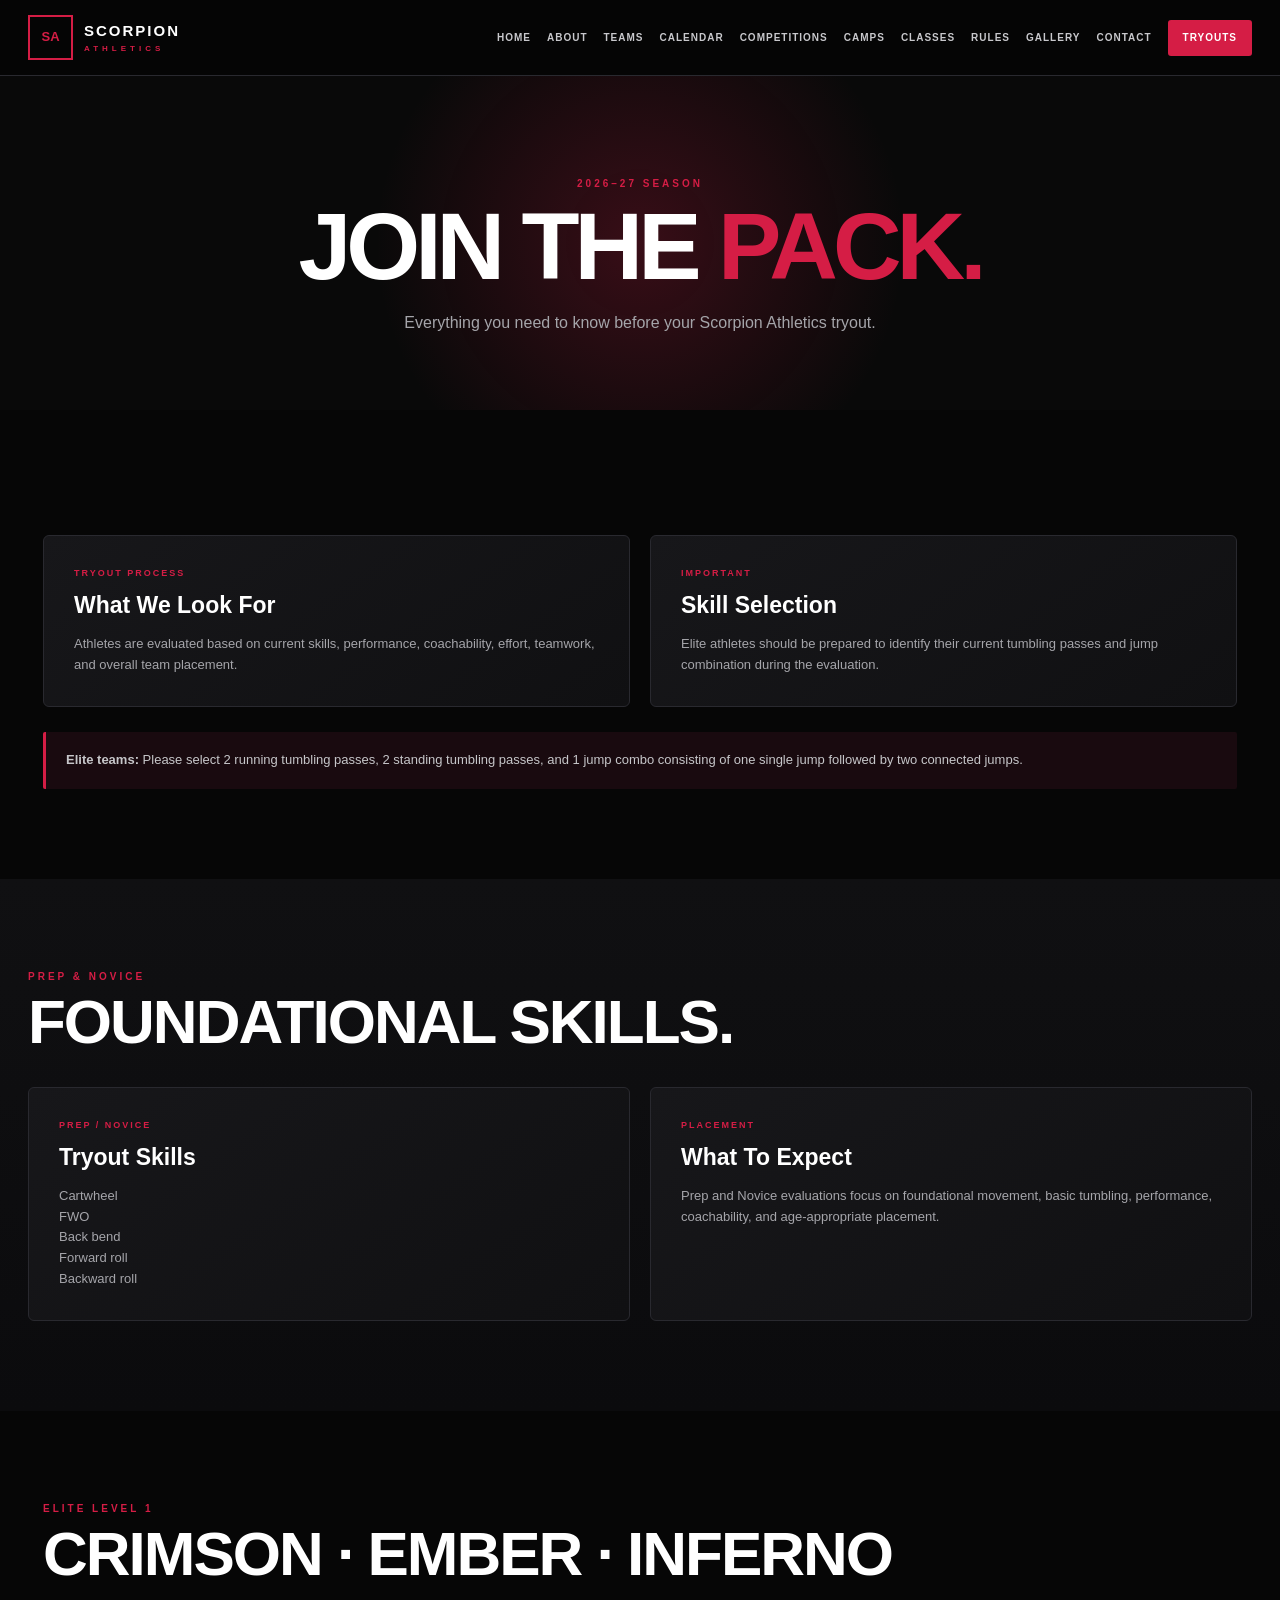
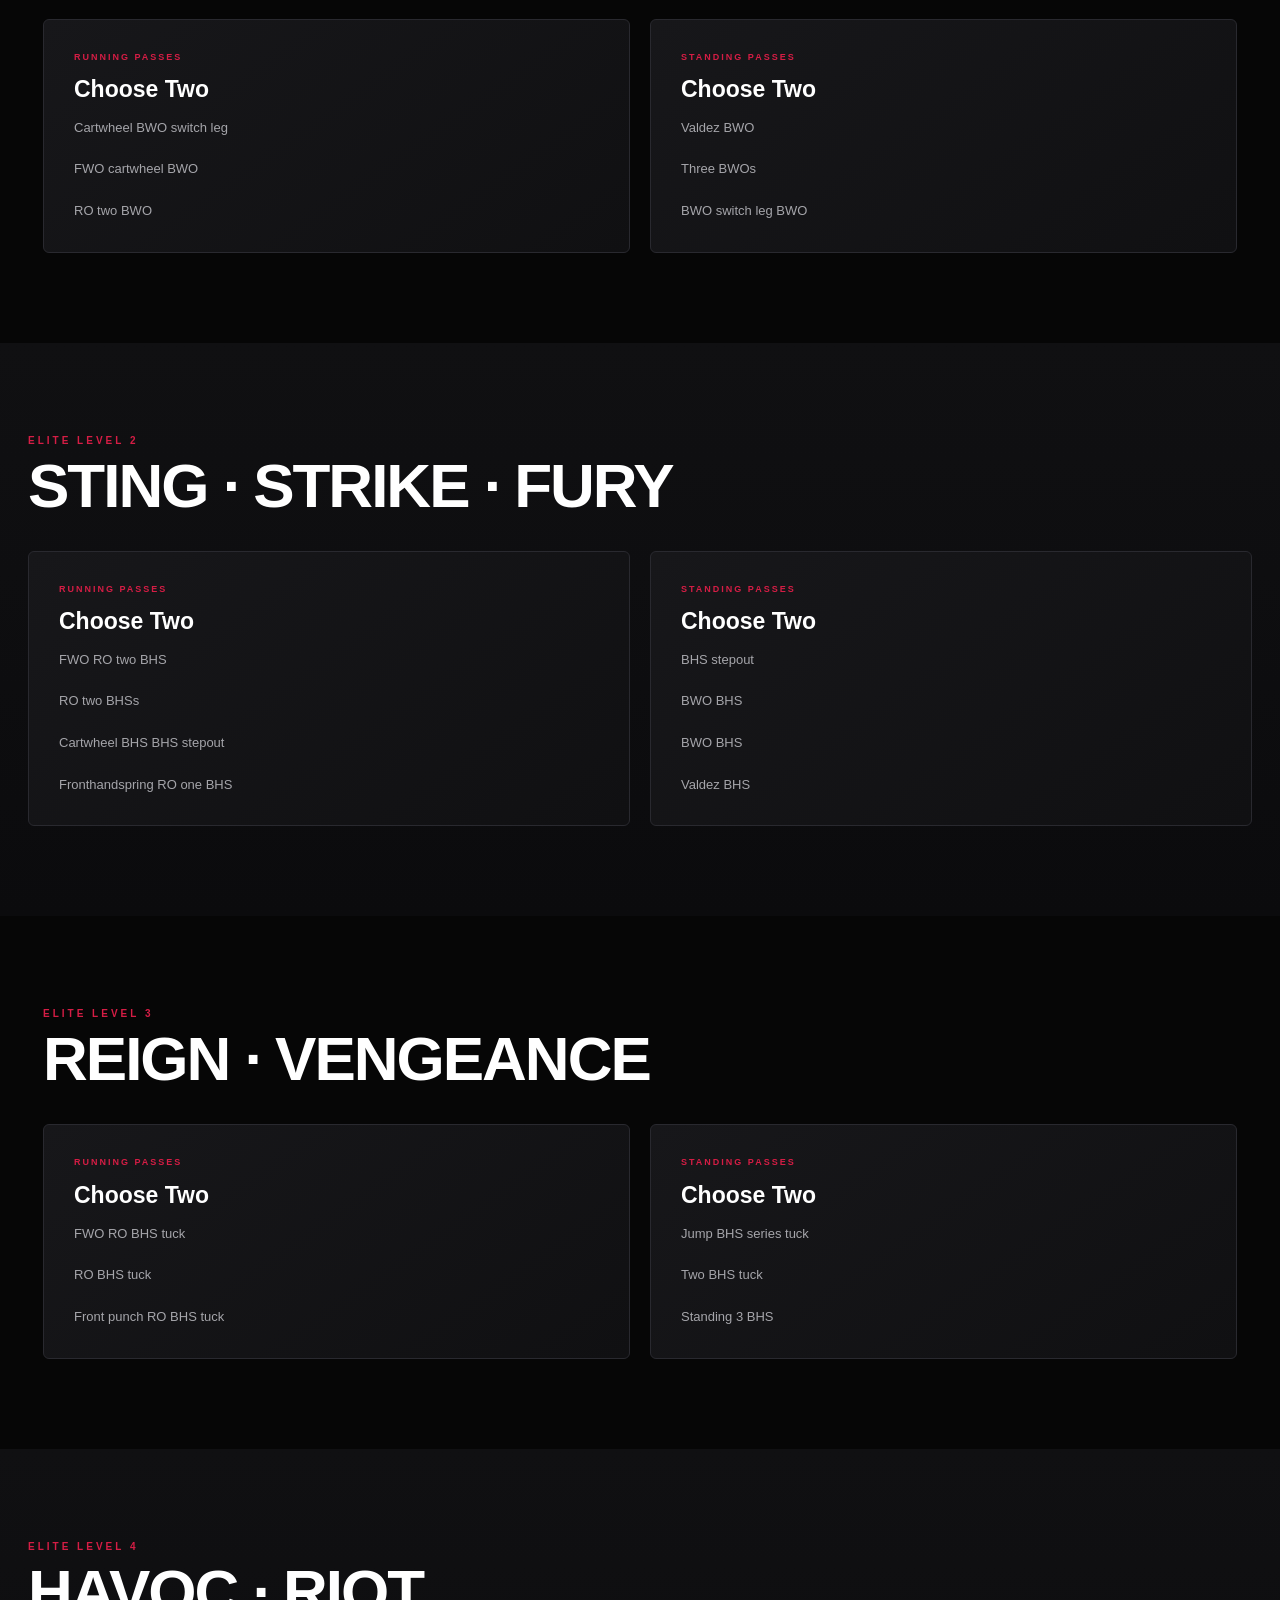
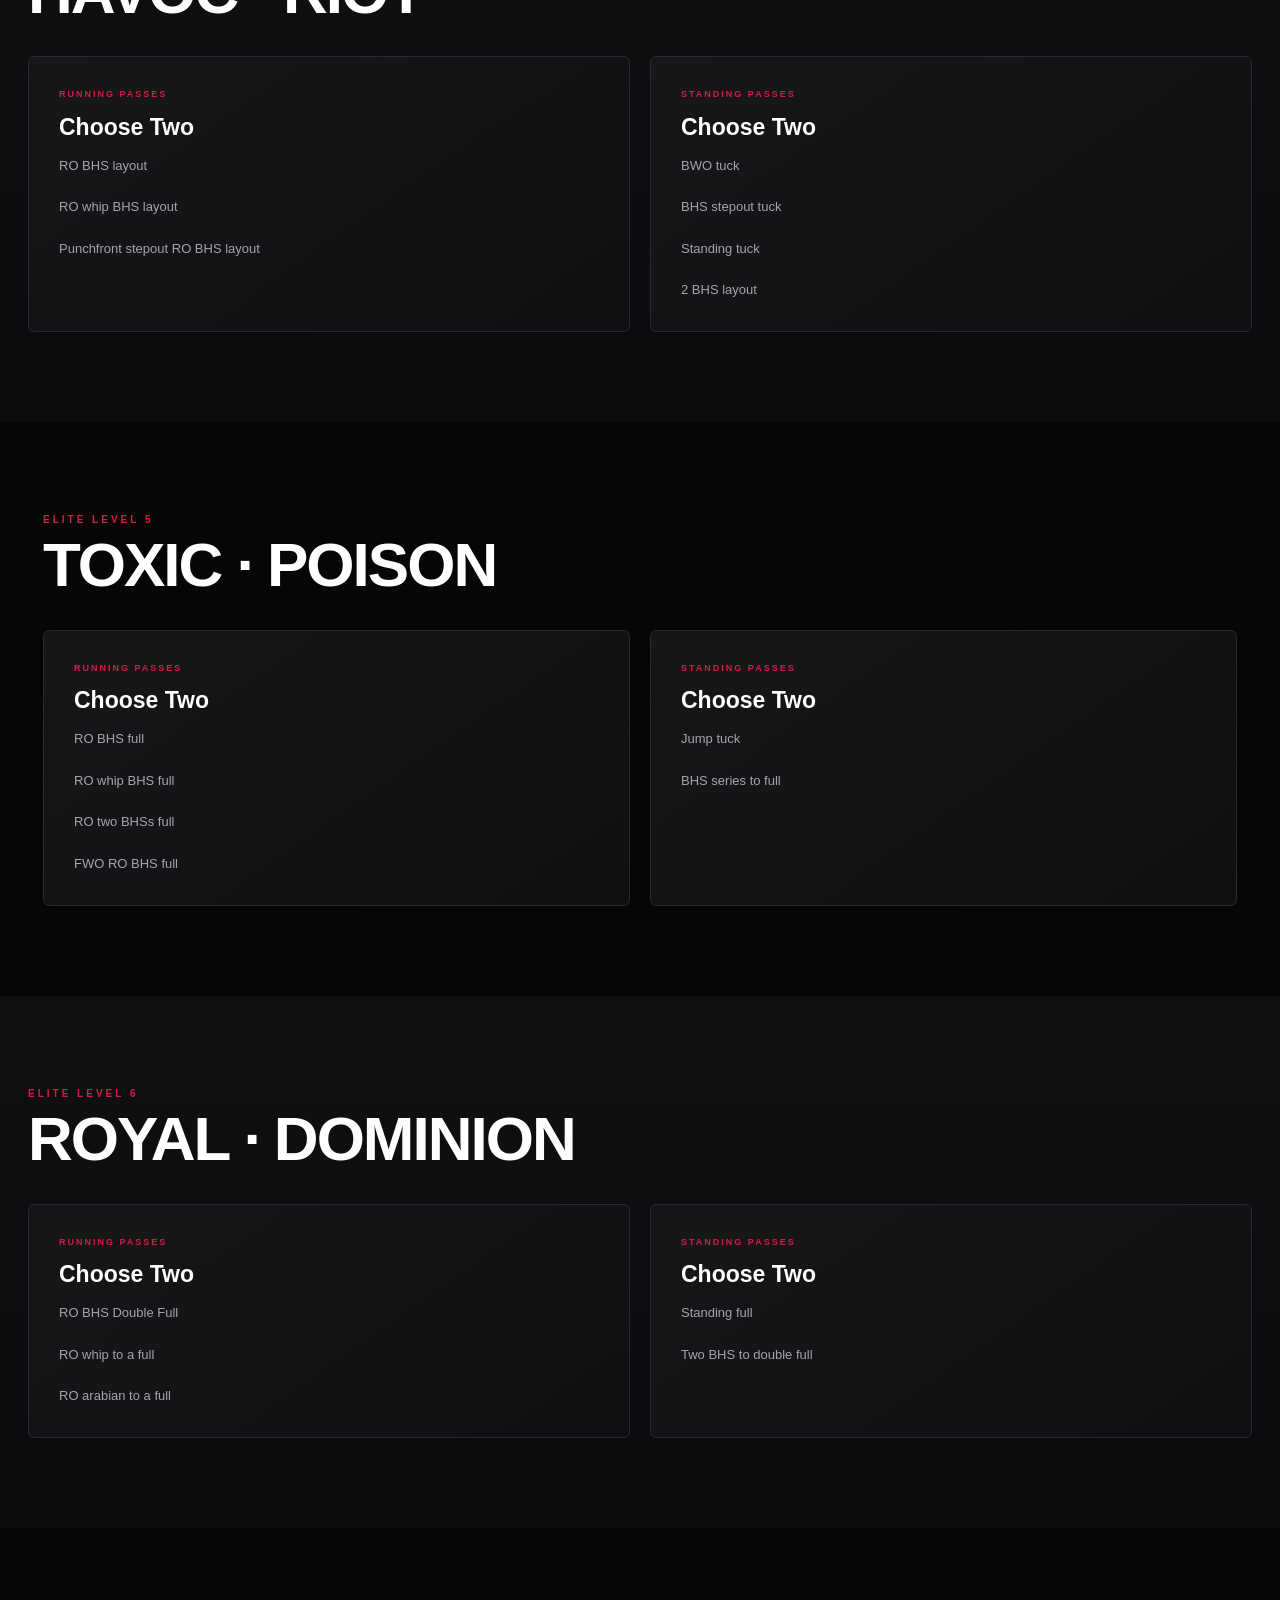
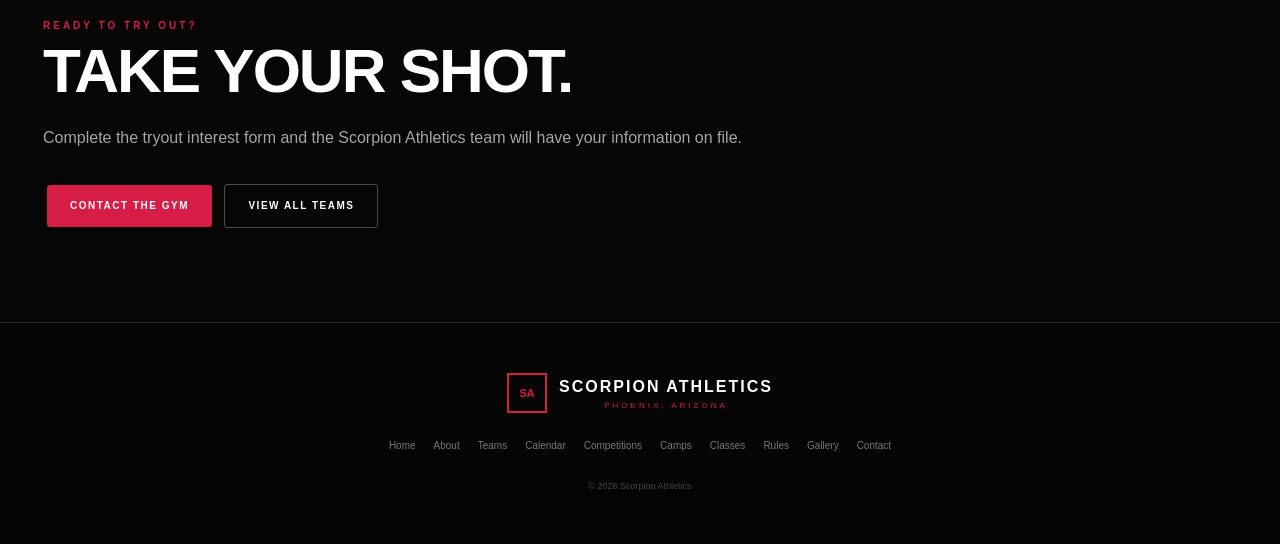
<file: tryouts.html>
<!DOCTYPE html>
<html lang="en">
<head>

<meta charset="UTF-8">
<meta name="viewport" content="width=device-width, initial-scale=1.0">

<title>Tryouts | Scorpion Athletics</title>

<link rel="stylesheet" href="style.css">

</head>

<body>

<header>

<div class="navbar">

<a class="logo" href="index.html">

<div class="logo-mark">SA</div>

<div>
<strong>SCORPION</strong>
<span>ATHLETICS</span>
</div>

</a>

<nav>

<a href="index.html">Home</a>
<a href="about.html">About</a>
<a href="teams.html">Teams</a>
<a href="calendar.html">Calendar</a>
<a href="competitions.html">Competitions</a>
<a href="camps.html">Camps</a>
<a href="classes.html">Classes</a>
<a href="rules.html">Rules</a>
<a href="gallery.html">Gallery</a>
<a href="contact.html">Contact</a>
<a class="tryout-button active" href="tryouts.html">Tryouts</a>

</nav>

</div>

</header>


<section class="page-hero">

<div class="section-label">
2026–27 SEASON
</div>

<h1>
JOIN THE <span>PACK.</span>
</h1>

<p>
Everything you need to know before
your Scorpion Athletics tryout.
</p>

</section>


<section>

<div class="grid2">


<div class="card">

<div class="tag">
TRYOUT PROCESS
</div>

<h3>What We Look For</h3>

<p>
Athletes are evaluated based on
current skills, performance,
coachability, effort, teamwork,
and overall team placement.
</p>

</div>


<div class="card">

<div class="tag">
IMPORTANT</div>

<h3>Skill Selection</h3>

<p>
Elite athletes should be prepared
to identify their current tumbling
passes and jump combination during
the evaluation.
</p>

</div>


</div>


<div class="notice">

<strong>Elite teams:</strong>
Please select 2 running tumbling passes,
2 standing tumbling passes, and 1 jump combo
consisting of one single jump followed by
two connected jumps.

</div>

</section>


<section class="full">

<div class="section-label">
PREP & NOVICE
</div>

<h2 class="section-title">
FOUNDATIONAL SKILLS.
</h2>

<div class="grid2">


<div class="card">

<div class="tag">PREP / NOVICE</div>

<h3>Tryout Skills</h3>

<p>
Cartwheel<br>
FWO<br>
Back bend<br>
Forward roll<br>
Backward roll
</p>

</div>


<div class="card">

<div class="tag">PLACEMENT</div>

<h3>What To Expect</h3>

<p>
Prep and Novice evaluations focus
on foundational movement, basic
tumbling, performance, coachability,
and age-appropriate placement.
</p>

</div>


</div>

</section>


<section>

<div class="section-label">
ELITE LEVEL 1
</div>

<h2 class="section-title">
CRIMSON · EMBER · INFERNO
</h2>

<div class="grid2">


<div class="card">

<div class="tag">RUNNING PASSES</div>

<h3>Choose Two</h3>

<p>
Cartwheel BWO switch leg<br><br>
FWO cartwheel BWO<br><br>
RO two BWO
</p>

</div>


<div class="card">

<div class="tag">STANDING PASSES</div>

<h3>Choose Two</h3>

<p>
Valdez BWO<br><br>
Three BWOs<br><br>
BWO switch leg BWO
</p>

</div>


</div>

</section>


<section class="full">

<div class="section-label">
ELITE LEVEL 2
</div>

<h2 class="section-title">
STING · STRIKE · FURY
</h2>

<div class="grid2">


<div class="card">

<div class="tag">RUNNING PASSES</div>

<h3>Choose Two</h3>

<p>
FWO RO two BHS<br><br>
RO two BHSs<br><br>
Cartwheel BHS BHS stepout<br><br>
Fronthandspring RO one BHS
</p>

</div>


<div class="card">

<div class="tag">STANDING PASSES</div>

<h3>Choose Two</h3>

<p>
BHS stepout<br><br>
BWO BHS<br><br>
BWO BHS<br><br>
Valdez BHS
</p>

</div>


</div>

</section>


<section>

<div class="section-label">
ELITE LEVEL 3
</div>

<h2 class="section-title">
REIGN · VENGEANCE
</h2>

<div class="grid2">


<div class="card">

<div class="tag">RUNNING PASSES</div>

<h3>Choose Two</h3>

<p>
FWO RO BHS tuck<br><br>
RO BHS tuck<br><br>
Front punch RO BHS tuck
</p>

</div>


<div class="card">

<div class="tag">STANDING PASSES</div>

<h3>Choose Two</h3>

<p>
Jump BHS series tuck<br><br>
Two BHS tuck<br><br>
Standing 3 BHS
</p>

</div>


</div>

</section>


<section class="full">

<div class="section-label">
ELITE LEVEL 4
</div>

<h2 class="section-title">
HAVOC · RIOT
</h2>

<div class="grid2">


<div class="card">

<div class="tag">RUNNING PASSES</div>

<h3>Choose Two</h3>

<p>
RO BHS layout<br><br>
RO whip BHS layout<br><br>
Punchfront stepout RO BHS layout
</p>

</div>


<div class="card">

<div class="tag">STANDING PASSES</div>

<h3>Choose Two</h3>

<p>
BWO tuck<br><br>
BHS stepout tuck<br><br>
Standing tuck<br><br>
2 BHS layout
</p>

</div>


</div>

</section>


<section>

<div class="section-label">
ELITE LEVEL 5
</div>

<h2 class="section-title">
TOXIC · POISON
</h2>

<div class="grid2">


<div class="card">

<div class="tag">RUNNING PASSES</div>

<h3>Choose Two</h3>

<p>
RO BHS full<br><br>
RO whip BHS full<br><br>
RO two BHSs full<br><br>
FWO RO BHS full
</p>

</div>


<div class="card">

<div class="tag">STANDING PASSES</div>

<h3>Choose Two</h3>

<p>
Jump tuck<br><br>
BHS series to full
</p>

</div>


</div>

</section>


<section class="full">

<div class="section-label">
ELITE LEVEL 6
</div>

<h2 class="section-title">
ROYAL · DOMINION
</h2>

<div class="grid2">


<div class="card">

<div class="tag">RUNNING PASSES</div>

<h3>Choose Two</h3>

<p>
RO BHS Double Full<br><br>
RO whip to a full<br><br>
RO arabian to a full
</p>

</div>


<div class="card">

<div class="tag">STANDING PASSES</div>

<h3>Choose Two</h3>

<p>
Standing full<br><br>
Two BHS to double full
</p>

</div>


</div>

</section>


<section>

<div class="section-label">
READY TO TRY OUT?
</div>

<h2 class="section-title">
TAKE YOUR SHOT.
</h2>

<p class="lead">
Complete the tryout interest form and
the Scorpion Athletics team will have
your information on file.
</p>

<div class="buttons">

<a class="button" href="contact.html">
CONTACT THE GYM
</a>

<a class="button outline" href="teams.html">
VIEW ALL TEAMS
</a>

</div>

</section>


<footer>

<div class="footer-logo">

<div class="footer-mark">SA</div>

<div>
<strong>SCORPION ATHLETICS</strong>
<p>PHOENIX, ARIZONA</p>
</div>

</div>

<div class="footer-links">

<a href="index.html">Home</a>
<a href="about.html">About</a>
<a href="teams.html">Teams</a>
<a href="calendar.html">Calendar</a>
<a href="competitions.html">Competitions</a>
<a href="camps.html">Camps</a>
<a href="classes.html">Classes</a>
<a href="rules.html">Rules</a>
<a href="gallery.html">Gallery</a>
<a href="contact.html">Contact</a>

</div>

<p class="copyright">
© 2026 Scorpion Athletics
</p>

</footer>

</body>
</html>
</file>
<file: style.css>
:root {
    --black: #060606;
    --dark: #0d0d0f;
    --card: #141417;
    --card2: #19191d;
    --red: #d51d45;
    --red-dark: #8d102d;
    --white: #ffffff;
    --gray: #a5a5aa;
    --muted: #69696f;
    --border: #29292f;
}

* {
    box-sizing: border-box;
    margin: 0;
    padding: 0;
}

html {
    scroll-behavior: smooth;
}

body {
    font-family: Arial, Helvetica, sans-serif;
    background: var(--black);
    color: var(--white);
    line-height: 1.6;
}

a {
    color: inherit;
    text-decoration: none;
}

button,
input,
select,
textarea {
    font-family: inherit;
}

/* NAVIGATION */

header {
    position: sticky;
    top: 0;
    z-index: 1000;
    background: rgba(6, 6, 6, .96);
    backdrop-filter: blur(15px);
    border-bottom: 1px solid var(--border);
}

.navbar {
    max-width: 1450px;
    margin: auto;
    padding: 15px 28px;
    display: flex;
    align-items: center;
    justify-content: space-between;
    gap: 25px;
}

.logo {
    display: flex;
    align-items: center;
    gap: 11px;
    min-width: 180px;
}

.logo-mark {
    width: 45px;
    height: 45px;
    border: 2px solid var(--red);
    display: grid;
    place-items: center;
    color: var(--red);
    font-weight: 900;
    font-size: 13px;
}

.logo strong {
    display: block;
    font-size: 15px;
    letter-spacing: 2px;
}

.logo span {
    display: block;
    color: var(--red);
    font-size: 8px;
    font-weight: bold;
    letter-spacing: 4px;
}

nav {
    display: flex;
    align-items: center;
    justify-content: flex-end;
    flex-wrap: wrap;
    gap: 16px;
}

nav a {
    color: #c8c8cc;
    font-size: 10px;
    text-transform: uppercase;
    letter-spacing: 1px;
    font-weight: 700;
    transition: .2s;
}

nav a:hover,
nav a.active {
    color: var(--red);
}

.tryout-button {
    background: var(--red);
    color: white !important;
    padding: 10px 15px;
    border-radius: 3px;
}

.tryout-button:hover {
    background: #ed2851;
}

/* HERO */

.hero {
    min-height: 88vh;
    display: grid;
    place-items: center;
    text-align: center;
    padding: 100px 25px;
    position: relative;
    overflow: hidden;
    background:
        radial-gradient(circle at 50% 40%, rgba(213,29,69,.30), transparent 34%),
        radial-gradient(circle at 50% 100%, rgba(100,10,30,.20), transparent 45%),
        #070707;
}

.hero::before {
    content: "";
    position: absolute;
    inset: 0;
    background-image:
        linear-gradient(rgba(255,255,255,.025) 1px, transparent 1px),
        linear-gradient(90deg, rgba(255,255,255,.025) 1px, transparent 1px);
    background-size: 50px 50px;
    mask-image: linear-gradient(to bottom, black, transparent);
}

.hero-content {
    position: relative;
    max-width: 1000px;
}

.hero-brand {
    font-size: 26px;
    font-weight: 900;
    letter-spacing: 10px;
}

.hero-brand span {
    display: block;
    color: var(--red);
    font-size: 12px;
    letter-spacing: 7px;
}

.location {
    margin-top: 18px;
    color: #888;
    font-size: 10px;
    letter-spacing: 4px;
    font-weight: bold;
}

.hero h1 {
    font-size: clamp(55px, 10vw, 125px);
    line-height: .84;
    letter-spacing: -7px;
    margin: 28px 0;
}

.hero h1 span,
.page-hero h1 span {
    color: var(--red);
}

.hero p {
    max-width: 700px;
    margin: auto;
    color: #c3c3c7;
    font-size: 17px;
}

.buttons {
    margin-top: 30px;
}

.button {
    display: inline-block;
    border: none;
    cursor: pointer;
    background: var(--red);
    color: white;
    padding: 13px 23px;
    margin: 4px;
    border-radius: 3px;
    font-size: 10px;
    font-weight: 800;
    letter-spacing: 1.5px;
    transition: .2s;
}

.button:hover {
    transform: translateY(-2px);
    background: #ef2851;
}

.button.outline {
    background: transparent;
    border: 1px solid #4a4a50;
}

.button.outline:hover {
    border-color: var(--red);
}

/* GENERAL SECTIONS */

section {
    max-width: 1250px;
    margin: auto;
    padding: 90px 28px;
}

.full {
    max-width: none;
    background: linear-gradient(180deg, #101012, #0b0b0d);
}

.section-label {
    color: var(--red);
    font-size: 10px;
    font-weight: 800;
    letter-spacing: 3px;
    text-transform: uppercase;
}

.section-title {
    font-size: clamp(36px, 5vw, 62px);
    line-height: .95;
    letter-spacing: -2px;
    margin: 8px 0 24px;
}

.lead {
    color: var(--gray);
    max-width: 780px;
    font-size: 16px;
}

.page-hero {
    max-width: none;
    text-align: center;
    padding: 100px 25px 75px;
    background:
        radial-gradient(circle at center, rgba(213,29,69,.23), transparent 40%),
        #090909;
}

.page-hero h1 {
    font-size: clamp(48px, 8vw, 95px);
    line-height: .9;
    letter-spacing: -5px;
    margin: 12px 0 20px;
}

.page-hero p {
    max-width: 700px;
    margin: auto;
    color: var(--gray);
}

/* CARDS */

.grid {
    display: grid;
    grid-template-columns: repeat(3, 1fr);
    gap: 20px;
    margin-top: 35px;
}

.grid2 {
    display: grid;
    grid-template-columns: repeat(2, 1fr);
    gap: 20px;
    margin-top: 35px;
}

.card {
    background: linear-gradient(145deg, #17171a, #101012);
    border: 1px solid var(--border);
    padding: 30px;
    border-radius: 6px;
    transition: .25s;
}

.card:hover {
    border-color: #692039;
    transform: translateY(-3px);
}

.card h3 {
    font-size: 23px;
    margin: 7px 0 10px;
}

.card p {
    color: var(--gray);
    font-size: 13px;
}

.tag {
    color: var(--red);
    font-size: 9px;
    font-weight: 800;
    letter-spacing: 2px;
    text-transform: uppercase;
}

/* INFO CARDS */

.info-grid {
    display: grid;
    grid-template-columns: repeat(4, 1fr);
    gap: 16px;
    margin-top: 32px;
}

.info-card {
    background: #09090a;
    border: 1px solid var(--border);
    padding: 27px;
    min-height: 190px;
    border-radius: 5px;
}

.info-card h3 {
    margin: 10px 0;
    font-size: 20px;
}

.info-card p {
    color: var(--gray);
    font-size: 13px;
}

/* TEAM CARDS */

.team-grid {
    display: grid;
    grid-template-columns: repeat(3, 1fr);
    gap: 18px;
    margin-top: 30px;
}

.team-card {
    position: relative;
    min-height: 180px;
    padding: 28px;
    background: linear-gradient(145deg, #17171a, #0e0e10);
    border: 1px solid var(--border);
    border-radius: 5px;
    transition: .25s;
}

.team-card:hover {
    border-color: var(--red);
    transform: translateY(-4px);
}

.team-level {
    color: var(--red);
    font-size: 9px;
    font-weight: 800;
    letter-spacing: 2px;
    text-transform: uppercase;
}

.team-name {
    font-size: 29px;
    font-weight: 900;
}

.team-division {
    color: #999;
    font-size: 12px;
}

.team-number {
    position: absolute;
    top: 8px;
    right: 16px;
    color: #25252a;
    font-size: 34px;
    font-weight: 900;
}

.featured {
    background: linear-gradient(145deg, #251017, #10090b);
    border-color: #55152a;
}

/* EVENT CARDS */

.event-list {
    display: grid;
    gap: 18px;
    margin-top: 35px;
}

.event-card {
    display: grid;
    grid-template-columns: 130px 1fr 240px;
    align-items: center;
    gap: 25px;
    background: linear-gradient(145deg, #17171a, #101012);
    border: 1px solid var(--border);
    border-radius: 6px;
    padding: 23px 25px;
    transition: .2s;
}

.event-card:hover {
    border-color: #6b2037;
}

.event-date {
    text-align: center;
    border-right: 1px solid var(--border);
    padding-right: 20px;
}

.event-date .month {
    display: block;
    color: var(--red);
    font-size: 10px;
    letter-spacing: 2px;
    font-weight: 800;
}

.event-date .day {
    display: block;
    font-size: 34px;
    font-weight: 900;
    line-height: 1;
}

.event-info h3 {
    font-size: 21px;
    margin-bottom: 3px;
}

.event-info p {
    color: var(--gray);
    font-size: 13px;
}

.event-teams {
    color: #aaa;
    font-size: 11px;
    border-left: 1px solid var(--border);
    padding-left: 20px;
}

.event-teams strong {
    color: white;
    display: block;
    margin-bottom: 3px;
}

/* CALENDAR */

.calendar-list {
    display: grid;
    gap: 13px;
    margin-top: 35px;
}

.calendar-item {
    display: grid;
    grid-template-columns: 125px 1fr 180px;
    gap: 20px;
    align-items: center;
    padding: 20px 24px;
    background: #131315;
    border: 1px solid var(--border);
    border-radius: 5px;
}

.calendar-date {
    color: var(--red);
    font-weight: 800;
    font-size: 12px;
}

.calendar-item h3 {
    font-size: 17px;
}

.calendar-item p {
    color: var(--gray);
    font-size: 12px;
}

.calendar-type {
    text-align: right;
    color: #888;
    font-size: 10px;
    text-transform: uppercase;
    letter-spacing: 1px;
}

/* RULES */

.rules-grid {
    display: grid;
    grid-template-columns: repeat(2, 1fr);
    gap: 18px;
    margin-top: 35px;
}

.rule-box {
    padding: 28px;
    min-height: 175px;
    background: linear-gradient(145deg, #18181b, #101012);
    border: 1px solid var(--border);
    border-radius: 6px;
    position: relative;
}

.rule-number {
    color: #3a3a40;
    font-size: 38px;
    font-weight: 900;
    position: absolute;
    top: 12px;
    right: 18px;
}

.rule-box h3 {
    font-size: 21px;
    margin: 5px 0 9px;
}

.rule-box p {
    color: var(--gray);
    font-size: 13px;
}

/* CLASSES */

.class-grid {
    display: grid;
    grid-template-columns: repeat(2, 1fr);
    gap: 20px;
    margin-top: 35px;
}

.class-card {
    padding: 32px;
    background: linear-gradient(145deg, #18181b, #101012);
    border: 1px solid var(--border);
    border-radius: 6px;
}

.class-card h3 {
    font-size: 25px;
    margin: 7px 0;
}

.class-meta {
    display: flex;
    flex-wrap: wrap;
    gap: 7px;
    margin: 18px 0;
}

.pill {
    background: #242428;
    border: 1px solid #333339;
    color: #bbb;
    padding: 6px 9px;
    font-size: 9px;
    border-radius: 20px;
    text-transform: uppercase;
    letter-spacing: 1px;
}

/* COACHES */

.coach-grid {
    display: grid;
    grid-template-columns: repeat(3, 1fr);
    gap: 18px;
    margin-top: 30px;
}

.coach-card {
    background: #141416;
    border: 1px solid var(--border);
    border-radius: 6px;
    padding: 27px;
}

.coach-avatar {
    width: 55px;
    height: 55px;
    border-radius: 50%;
    background: #242429;
    border: 1px solid #44444a;
    display: grid;
    place-items: center;
    color: var(--red);
    font-weight: 900;
    margin-bottom: 17px;
}

.coach-card h3 {
    font-size: 20px;
}

.coach-role {
    color: var(--red);
    font-size: 10px;
    text-transform: uppercase;
    letter-spacing: 1px;
}

.coach-card p {
    color: var(--gray);
    font-size: 12px;
    margin-top: 10px;
}

/* FORMS */

.form {
    max-width: 850px;
    background: #111113;
    border: 1px solid var(--border);
    border-radius: 6px;
    padding: 32px;
    margin-top: 35px;
}

.form-grid {
    display: grid;
    grid-template-columns: 1fr 1fr;
    gap: 17px;
}

.form-row {
    margin-bottom: 17px;
}

label {
    display: block;
    color: #cfcfd2;
    font-size: 10px;
    font-weight: 800;
    text-transform: uppercase;
    letter-spacing: 1px;
}

input,
select,
textarea {
    display: block;
    width: 100%;
    margin-top: 7px;
    padding: 12px;
    background: #080809;
    color: white;
    border: 1px solid #34343a;
    border-radius: 4px;
    outline: none;
}

input:focus,
select:focus,
textarea:focus {
    border-color: var(--red);
}

textarea {
    min-height: 120px;
    resize: vertical;
}

/* NOTICE */

.notice {
    padding: 18px 20px;
    margin-top: 25px;
    border-left: 3px solid var(--red);
    background: #190a0f;
    color: #c6c6c9;
    border-radius: 2px;
    font-size: 13px;
}

/* GALLERY */

.gallery-intro {
    max-width: 800px;
}

.gallery-section {
    margin-top: 55px;
}

.gallery-section h2 {
    font-size: 30px;
    margin-bottom: 5px;
}

.gallery-section > p {
    color: var(--gray);
    font-size: 13px;
}

.gallery-grid {
    display: grid;
    grid-template-columns: repeat(3, 1fr);
    gap: 15px;
    margin-top: 22px;
}

.photo {
    min-height: 240px;
    background:
        linear-gradient(135deg, #1b1b1f, #0d0d0f);
    border: 1px solid var(--border);
    border-radius: 5px;
    display: grid;
    place-items: center;
    text-align: center;
    color: #68686e;
    font-size: 11px;
    font-weight: 800;
    letter-spacing: 2px;
    transition: .2s;
}

.photo:hover {
    border-color: var(--red);
}

/* PASSWORD */

.password-screen {
    min-height: 65vh;
    display: grid;
    place-items: center;
    text-align: center;
    padding: 70px 25px;
}

.password-box {
    max-width: 500px;
    background: #131315;
    border: 1px solid var(--border);
    border-radius: 7px;
    padding: 45px 35px;
}

.password-icon {
    width: 65px;
    height: 65px;
    margin: 0 auto 20px;
    border: 1px solid var(--red);
    color: var(--red);
    display: grid;
    place-items: center;
    font-size: 22px;
}

.password-box h2 {
    font-size: 31px;
    margin-bottom: 8px;
}

.password-box p {
    color: var(--gray);
    font-size: 13px;
    margin-bottom: 20px;
}

.password-box input {
    text-align: center;
}

/* FOOTER */

footer {
    border-top: 1px solid var(--border);
    background: #050505;
    padding: 50px 25px;
    text-align: center;
}

.footer-logo {
    display: flex;
    align-items: center;
    justify-content: center;
    gap: 12px;
}

.footer-mark {
    width: 40px;
    height: 40px;
    border: 2px solid var(--red);
    color: var(--red);
    display: grid;
    place-items: center;
    font-size: 11px;
    font-weight: 900;
}

.footer-logo strong {
    display: block;
    letter-spacing: 2px;
}

.footer-logo p {
    color: var(--red);
    font-size: 8px;
    letter-spacing: 3px;
}

.footer-links {
    display: flex;
    flex-wrap: wrap;
    justify-content: center;
    gap: 18px;
    margin: 25px 0;
}

.footer-links a {
    color: #77777d;
    font-size: 10px;
}

.footer-links a:hover {
    color: white;
}

.copyright {
    color: #44444a;
    font-size: 9px;
}

/* MOBILE */

@media (max-width: 1100px) {

    .navbar {
        flex-direction: column;
    }

    .logo {
        justify-content: center;
    }

    .info-grid {
        grid-template-columns: repeat(2, 1fr);
    }

    .team-grid,
    .coach-grid {
        grid-template-columns: repeat(2, 1fr);
    }
}

@media (max-width: 750px) {

    nav {
        justify-content: center;
        gap: 10px;
    }

    .grid,
    .grid2,
    .class-grid,
    .rules-grid,
    .team-grid,
    .coach-grid,
    .gallery-grid {
        grid-template-columns: 1fr;
    }

    .info-grid {
        grid-template-columns: 1fr;
    }

    .event-card,
    .calendar-item {
        grid-template-columns: 1fr;
        gap: 12px;
    }

    .event-date {
        text-align: left;
        border-right: none;
        border-bottom: 1px solid var(--border);
        padding: 0 0 12px;
    }

    .event-teams {
        border-left: none;
        border-top: 1px solid var(--border);
        padding: 12px 0 0;
    }

    .calendar-type {
        text-align: left;
    }

    .form-grid {
        grid-template-columns: 1fr;
    }

    .hero h1 {
        letter-spacing: -4px;
    }

    .page-hero h1 {
        letter-spacing: -3px;
    }
}
</file>
